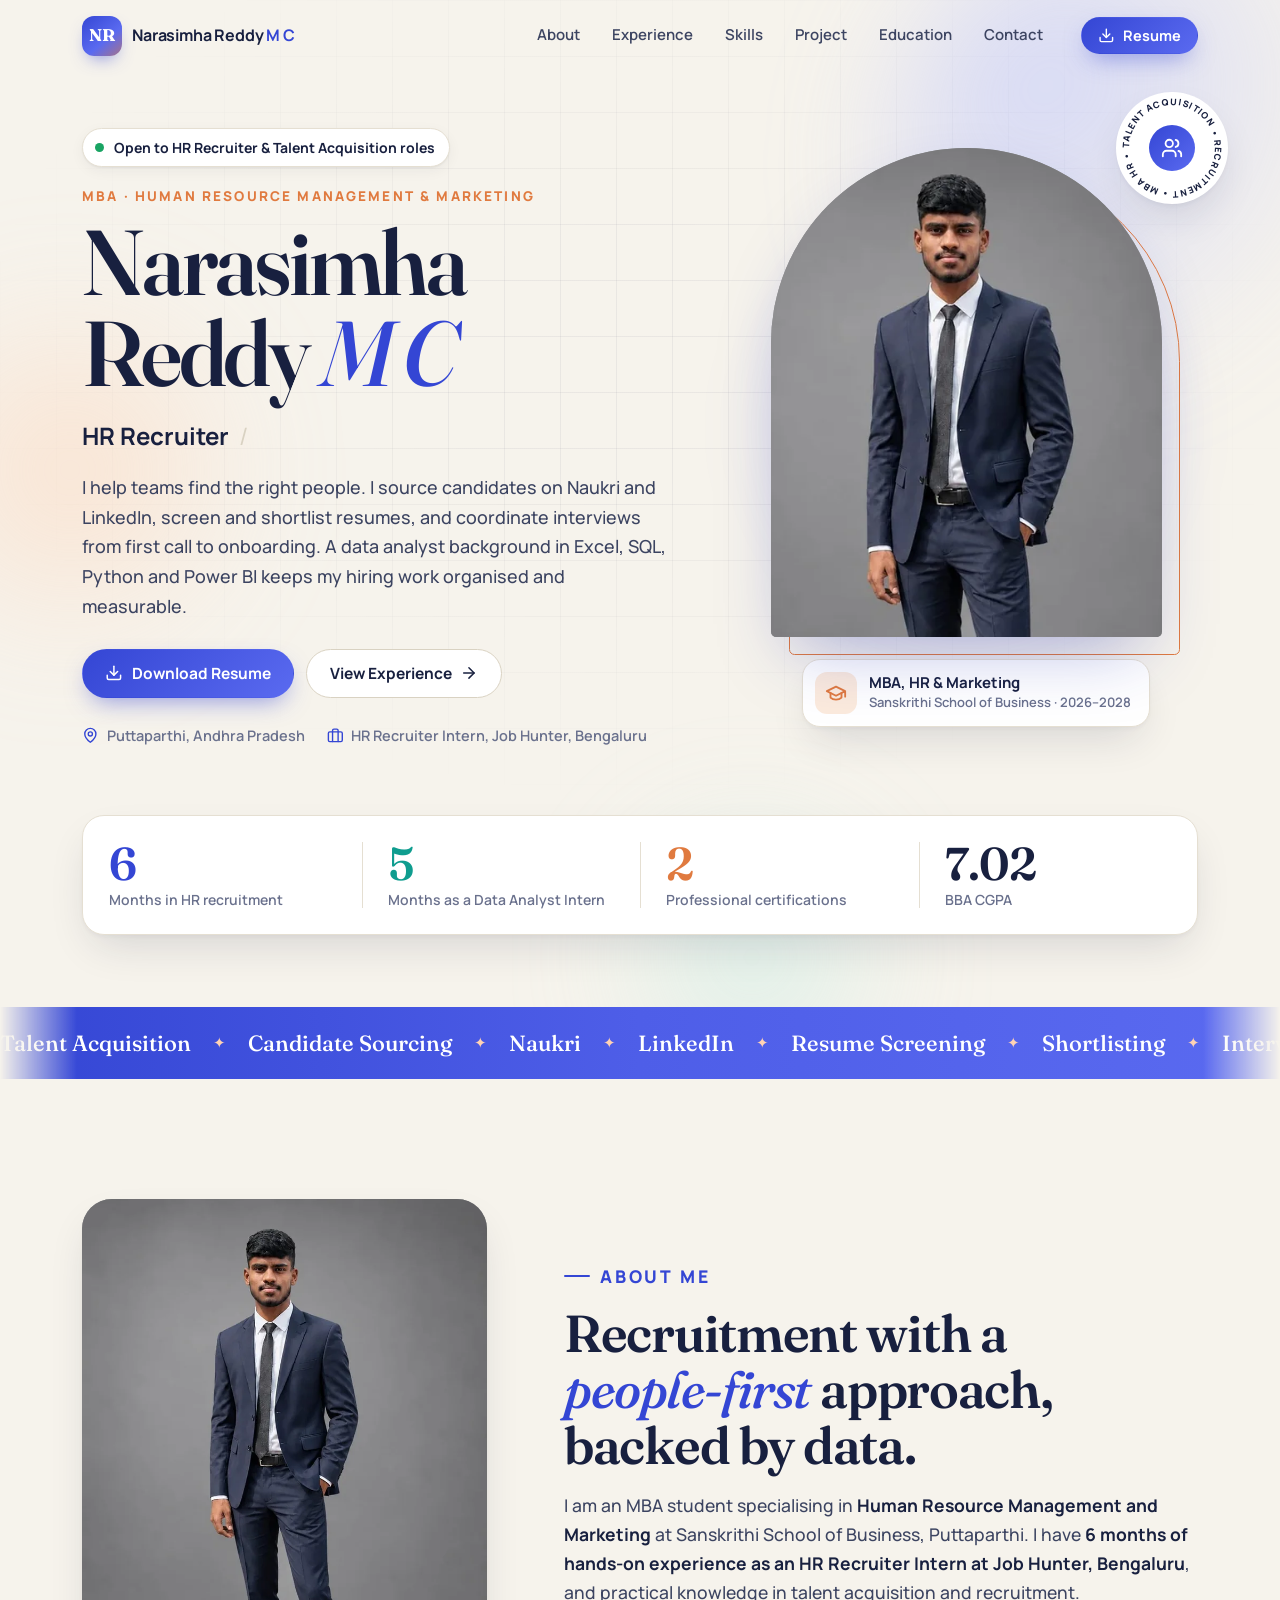
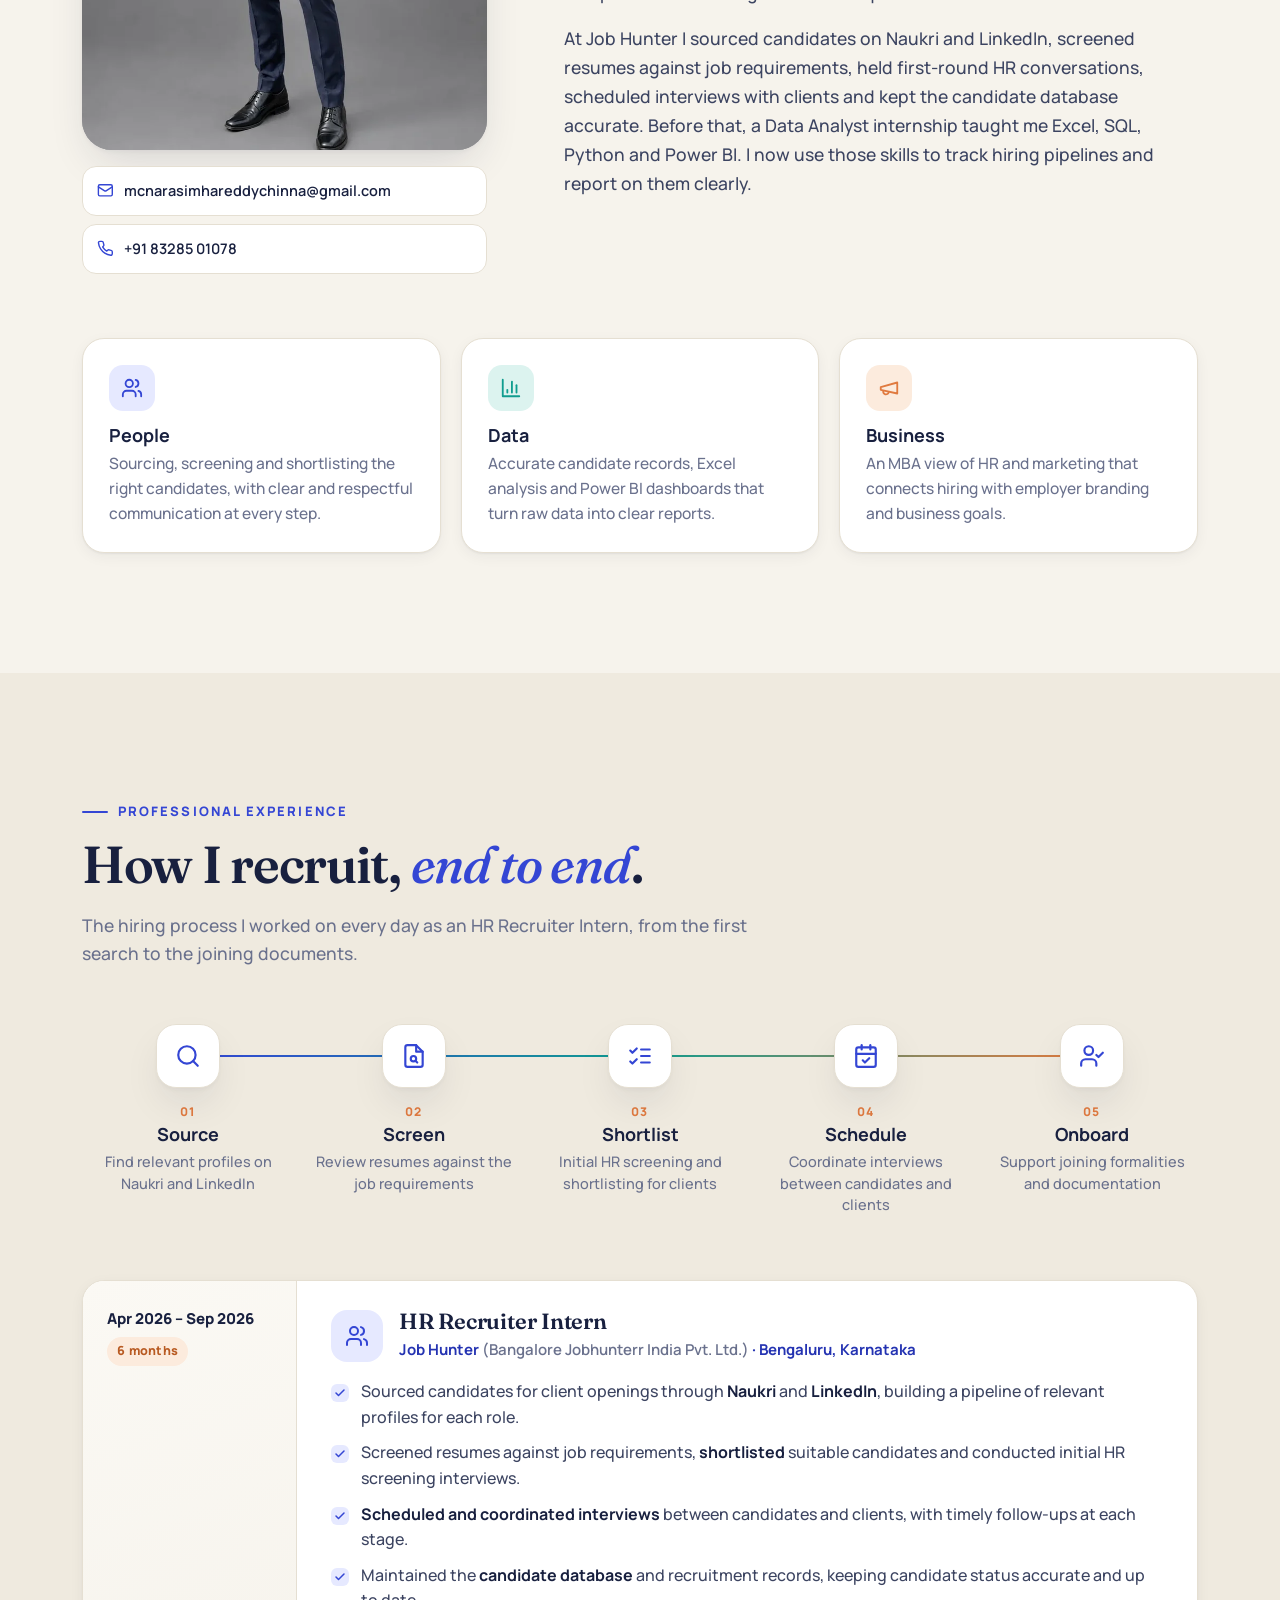
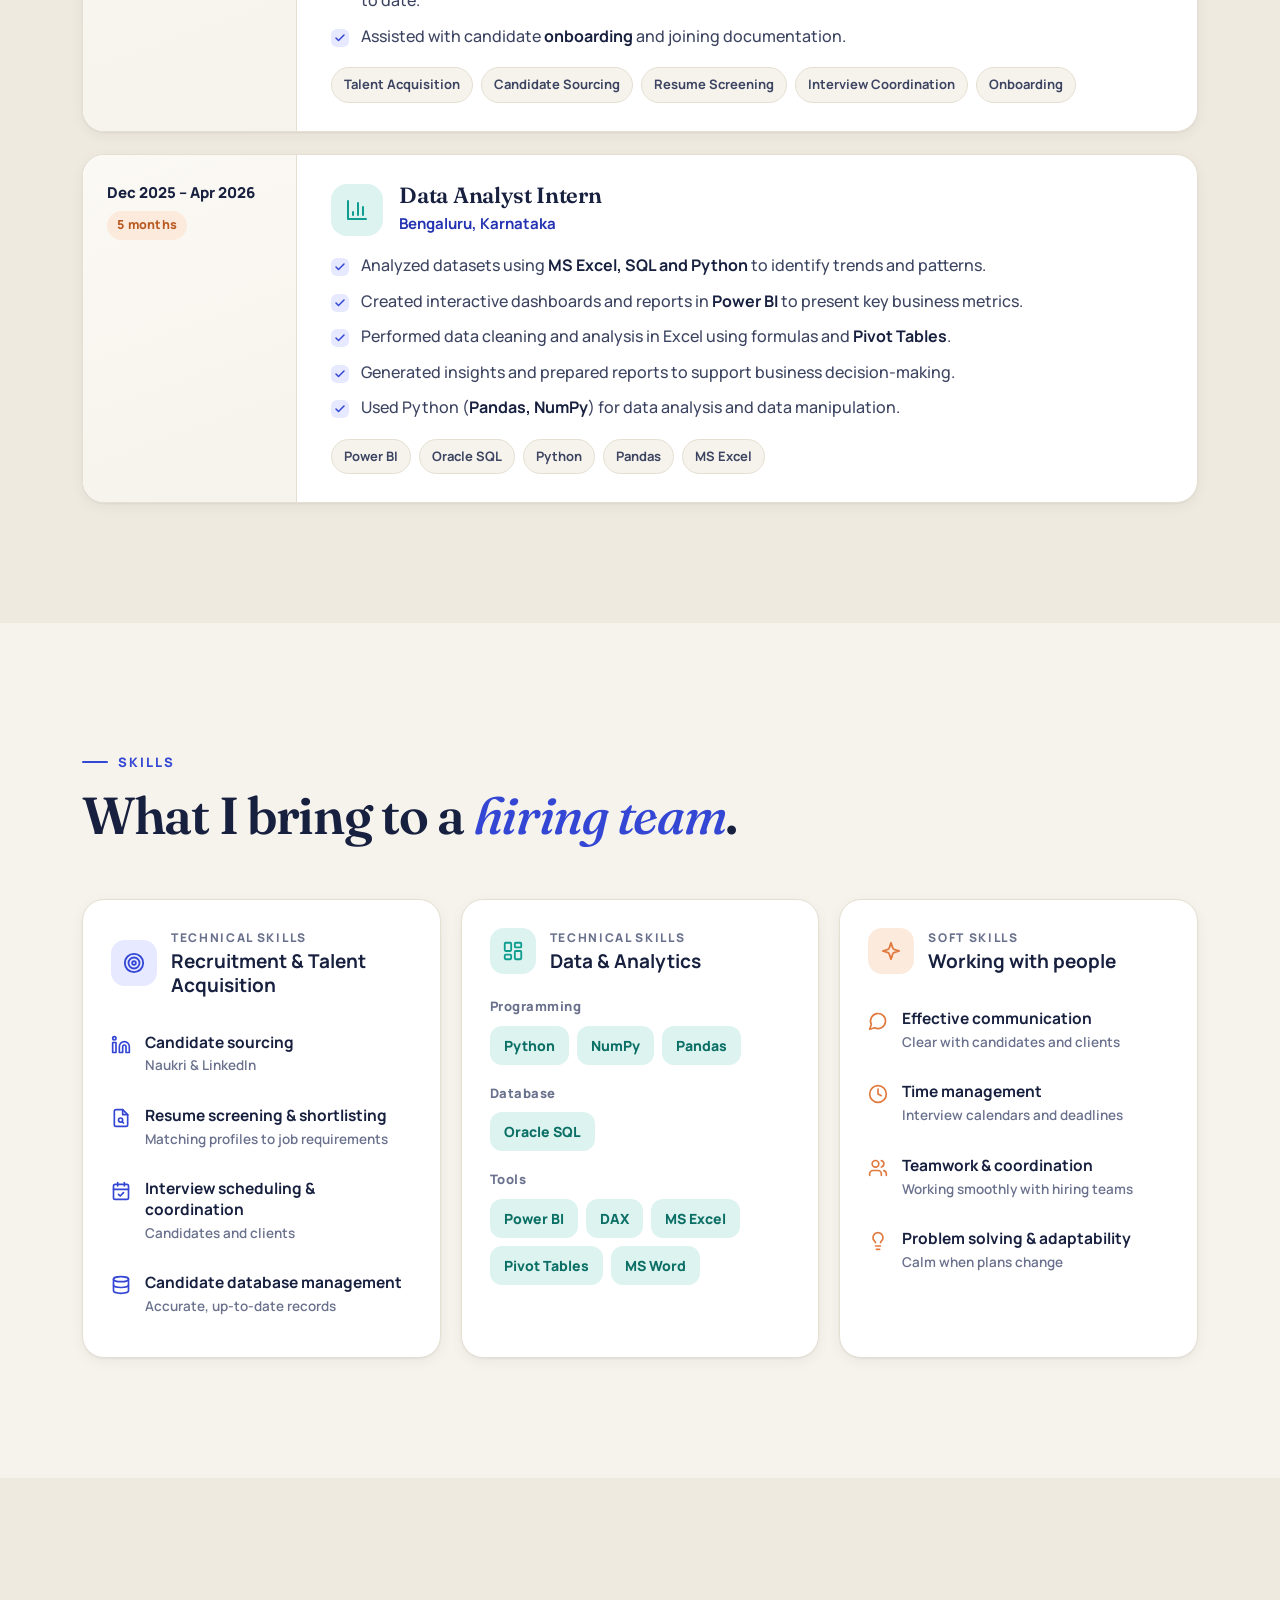
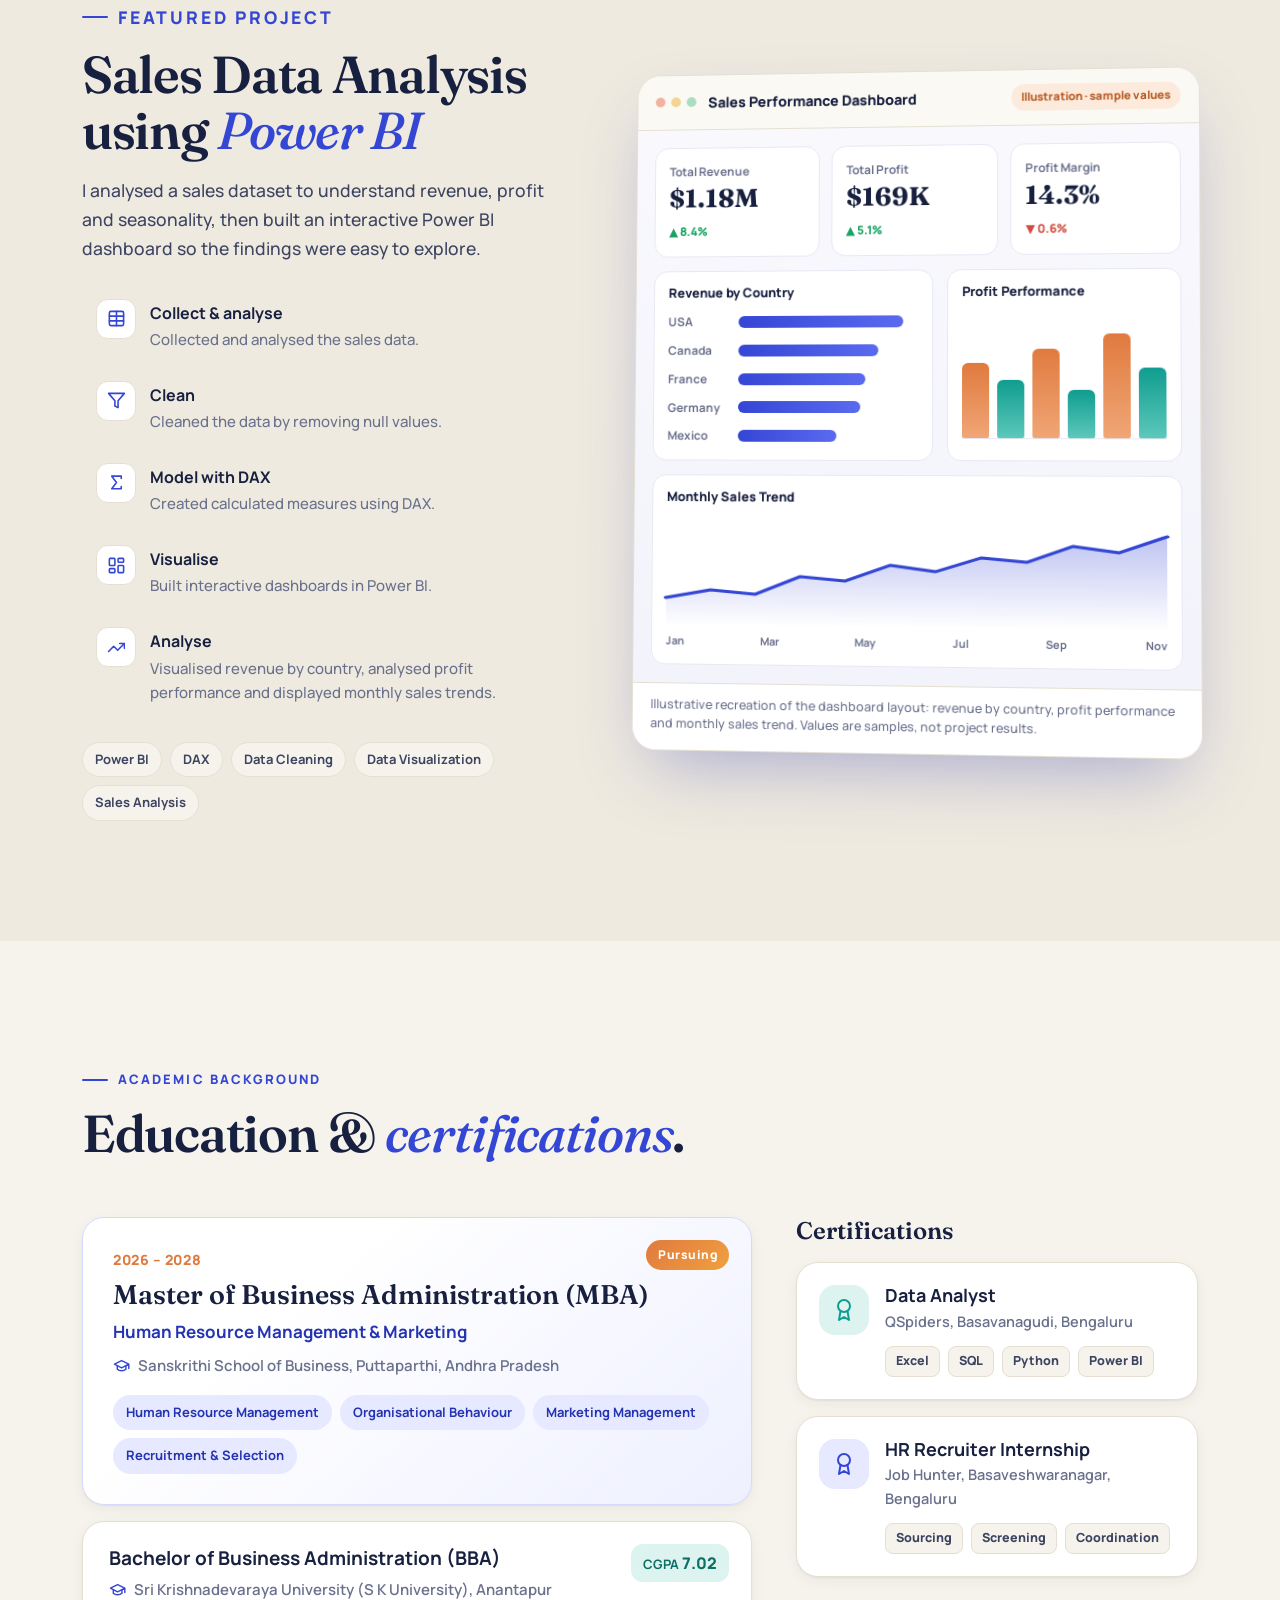
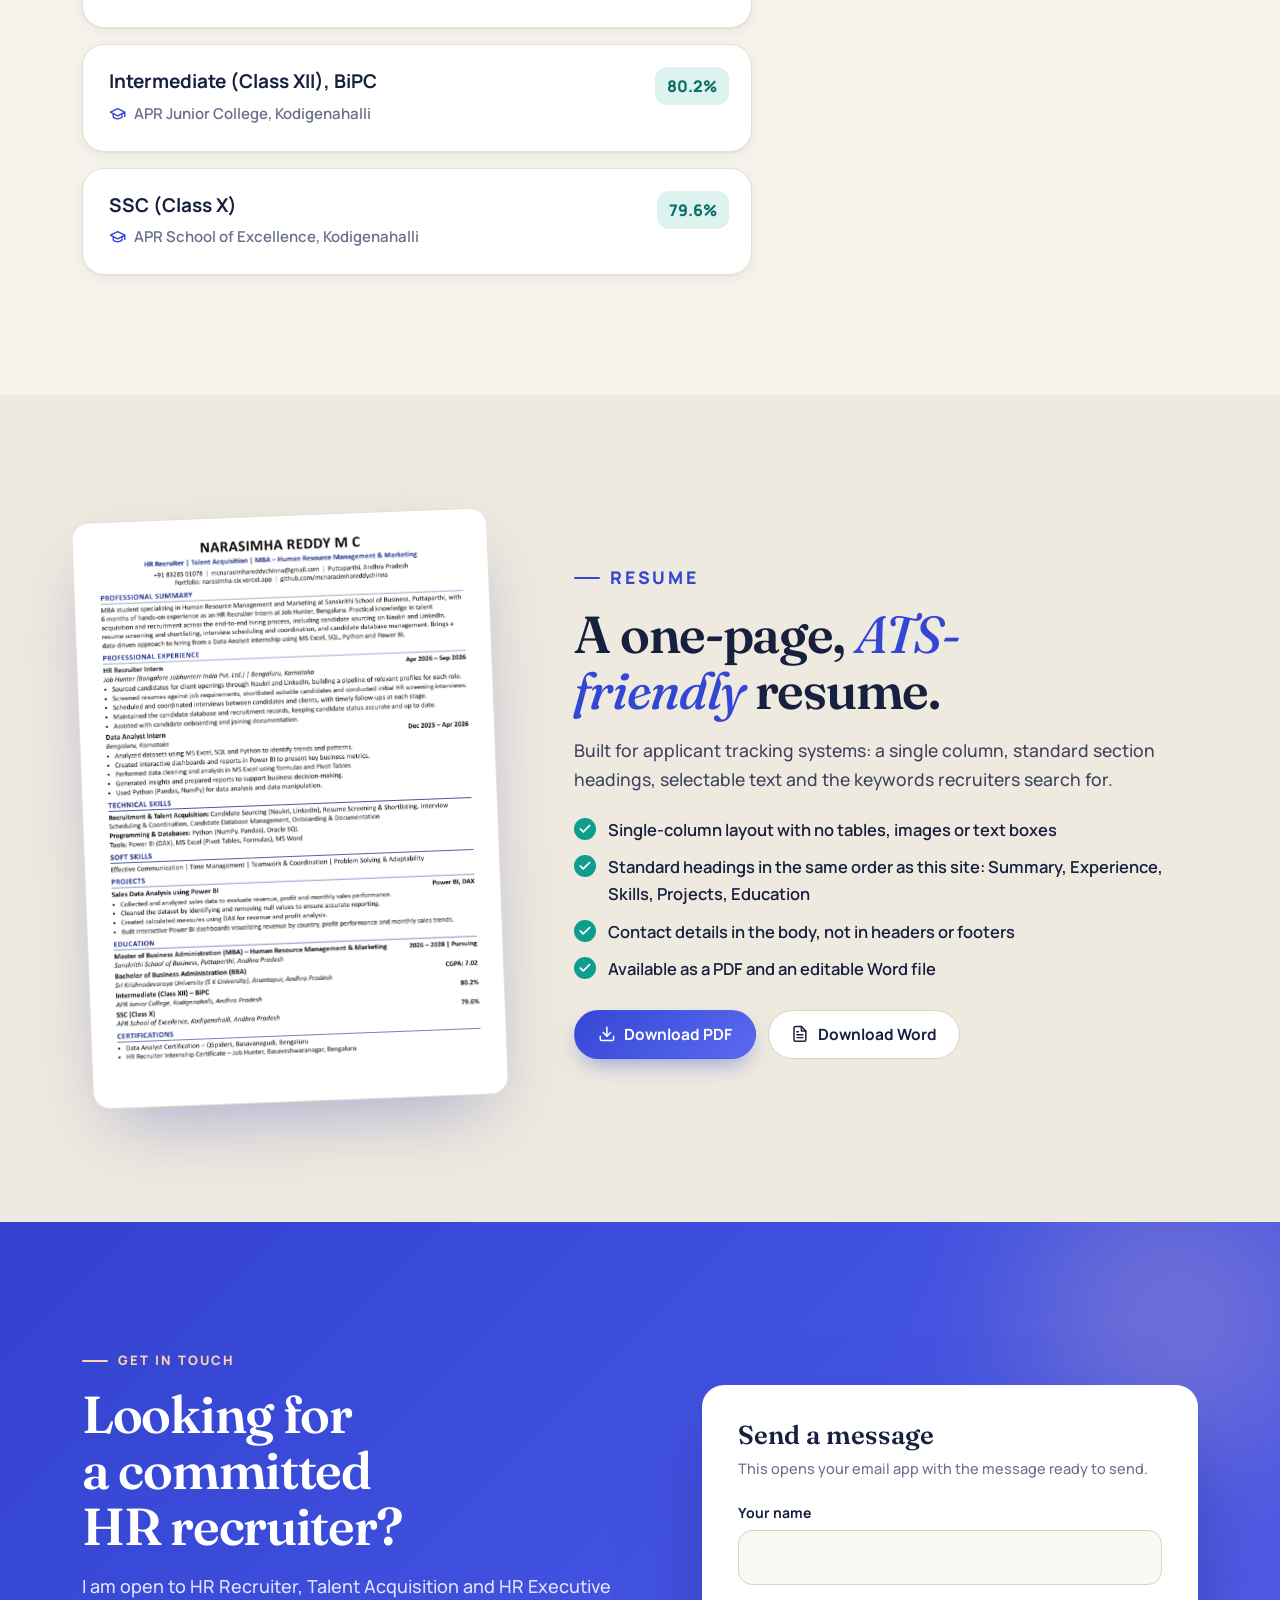
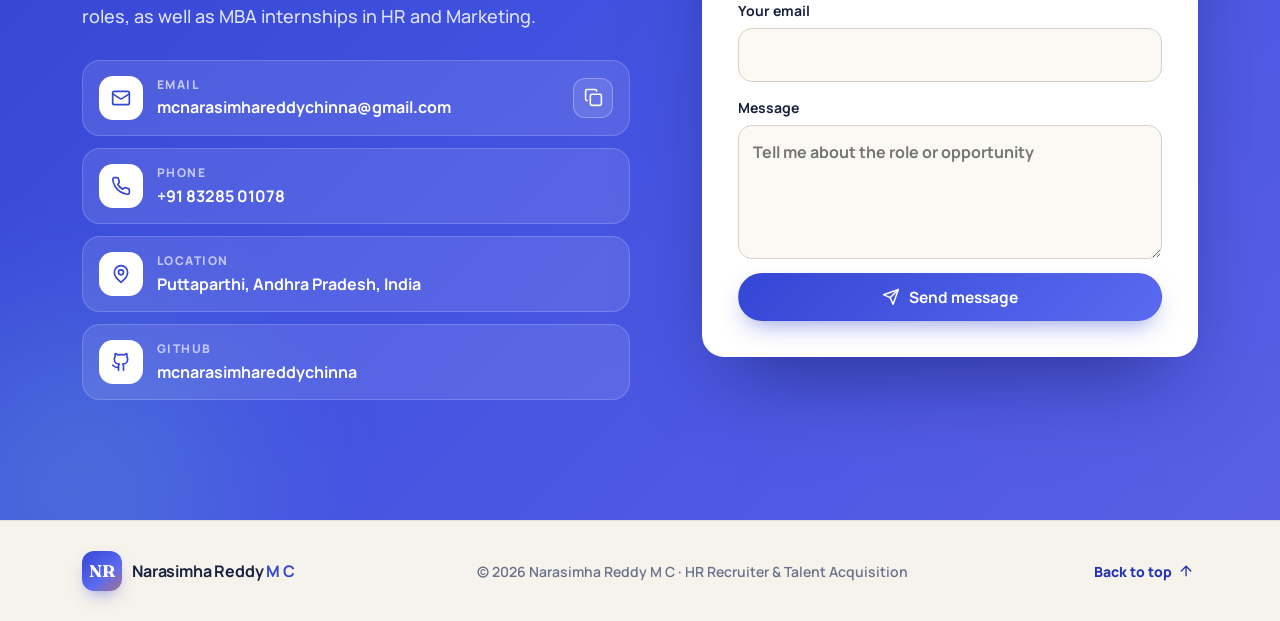
<file: index.html>
<!doctype html>
<html lang="en" class="no-js">
<head>
<meta charset="utf-8">
<meta name="viewport" content="width=device-width, initial-scale=1, viewport-fit=cover">
<title>Narasimha Reddy M C | HR Recruiter &amp; Talent Acquisition | MBA (HR &amp; Marketing)</title>
<meta name="description" content="Portfolio of Narasimha Reddy M C, an MBA (Human Resource Management &amp; Marketing) student with 6 months of HR recruitment experience and practical knowledge in talent acquisition and recruitment, candidate sourcing, resume screening, interview coordination and Power BI.">
<meta name="keywords" content="Narasimha Reddy M C, HR Recruiter, Talent Acquisition, Recruitment, Candidate Sourcing, Resume Screening, Interview Scheduling, MBA HR, Marketing, Power BI, Data Analyst">
<meta name="author" content="Narasimha Reddy M C">
<meta name="theme-color" content="#3446D4">
<meta name="color-scheme" content="light">
<meta property="og:type" content="profile">
<meta property="og:title" content="Narasimha Reddy M C | HR Recruiter &amp; Talent Acquisition">
<meta property="og:description" content="MBA (HR &amp; Marketing) | 6 months in HR recruitment | Candidate sourcing, screening, interview coordination | Data skills in Excel, SQL, Python and Power BI.">
<meta property="og:url" content="https://narasimha-six.vercel.app/">
<meta property="og:site_name" content="Narasimha Reddy M C">
<meta property="og:image" content="https://narasimha-six.vercel.app/assets/img/og-image.jpg">
<meta property="og:image:alt" content="Narasimha Reddy M C, HR Recruiter and Talent Acquisition, MBA HR and Marketing">
<meta property="og:image:width" content="1200">
<meta property="og:image:height" content="630">
<meta name="twitter:card" content="summary_large_image">
<meta name="twitter:image" content="https://narasimha-six.vercel.app/assets/img/og-image.jpg">
<link rel="canonical" href="https://narasimha-six.vercel.app/">
<link rel="manifest" href="manifest.webmanifest">
<meta name="mobile-web-app-capable" content="yes">
<meta name="apple-mobile-web-app-capable" content="yes">
<meta name="apple-mobile-web-app-title" content="Narasimha">
<meta name="apple-mobile-web-app-status-bar-style" content="default">
<meta name="application-name" content="Narasimha">
<link rel="icon" href="assets/img/favicon.svg" type="image/svg+xml">
<link rel="icon" href="assets/img/icons/favicon-32.png" type="image/png" sizes="32x32">
<link rel="apple-touch-icon" href="assets/img/apple-touch-icon.png">
<link rel="preconnect" href="https://fonts.googleapis.com">
<link rel="preconnect" href="https://fonts.gstatic.com" crossorigin>
<link rel="stylesheet" href="https://fonts.googleapis.com/css2?family=Fraunces:opsz,wght@9..144,500;9..144,600;9..144,700&family=Manrope:wght@400;500;600;700;800&display=swap">
<link rel="preload" as="image" imagesrcset="assets/img/narasimha-portrait-480.webp 480w, assets/img/narasimha-portrait.webp 760w" imagesizes="(max-width: 520px) 260px, (max-width: 960px) 320px, 420px" fetchpriority="high">
<link rel="stylesheet" href="assets/css/styles.css?v=3">
<script>document.documentElement.classList.remove("no-js")</script>
<script type="application/ld+json">
{
  "@context": "https://schema.org",
  "@type": "Person",
  "name": "Narasimha Reddy M C",
  "jobTitle": "HR Recruiter",
  "description": "MBA (Human Resource Management & Marketing) student with practical knowledge in talent acquisition and recruitment.",
  "email": "mailto:mcnarasimhareddychinna@gmail.com",
  "telephone": "+91-8328501078",
  "address": {"@type": "PostalAddress", "addressLocality": "Puttaparthi", "addressRegion": "Andhra Pradesh", "addressCountry": "IN"},
  "alumniOf": [
    {"@type": "CollegeOrUniversity", "name": "Sanskrithi School of Business, Puttaparthi"},
    {"@type": "CollegeOrUniversity", "name": "Sri Krishnadevaraya University, Anantapur"}
  ],
  "knowsAbout": ["Talent Acquisition", "Recruitment", "Candidate Sourcing", "Resume Screening", "Interview Scheduling", "Candidate Database Management", "Power BI", "SQL", "Python", "MS Excel"],
  "url": "https://narasimha-six.vercel.app/",
  "sameAs": ["https://github.com/mcnarasimhareddychinna"]
}
</script>
</head>
<body>
<a class="skip" href="#main">Skip to content</a>
<div class="progress" aria-hidden="true"><span></span></div>

<!-- Icon sprite (Lucide, ISC licence) -->
<svg width="0" height="0" style="position:absolute" aria-hidden="true">
  <defs>
    <symbol id="i-mail" viewBox="0 0 24 24"><rect width="20" height="16" x="2" y="4" rx="2"/><path d="m22 7-8.97 5.7a1.94 1.94 0 0 1-2.06 0L2 7"/></symbol>
    <symbol id="i-phone" viewBox="0 0 24 24"><path d="M22 16.92v3a2 2 0 0 1-2.18 2 19.79 19.79 0 0 1-8.63-3.07 19.5 19.5 0 0 1-6-6 19.79 19.79 0 0 1-3.07-8.67A2 2 0 0 1 4.11 2h3a2 2 0 0 1 2 1.72 12.84 12.84 0 0 0 .7 2.81 2 2 0 0 1-.45 2.11L8.09 9.91a16 16 0 0 0 6 6l1.27-1.27a2 2 0 0 1 2.11-.45 12.84 12.84 0 0 0 2.81.7A2 2 0 0 1 22 16.92z"/></symbol>
    <symbol id="i-pin" viewBox="0 0 24 24"><path d="M20 10c0 6-8 12-8 12s-8-6-8-12a8 8 0 0 1 16 0Z"/><circle cx="12" cy="10" r="3"/></symbol>
    <symbol id="i-github" viewBox="0 0 24 24"><path d="M15 22v-4a4.8 4.8 0 0 0-1-3.5c3 0 6-2 6-5.5.08-1.25-.27-2.48-1-3.5.28-1.15.28-2.35 0-3.5 0 0-1 0-3 1.5-2.64-.5-5.36-.5-8 0C6 2 5 2 5 2c-.3 1.15-.3 2.35 0 3.5A5.403 5.403 0 0 0 4 9c0 3.5 3 5.5 6 5.5-.39.49-.68 1.05-.85 1.65-.17.6-.22 1.23-.15 1.85v4"/><path d="M9 18c-4.51 2-5-2-7-2"/></symbol>
    <symbol id="i-download" viewBox="0 0 24 24"><path d="M21 15v4a2 2 0 0 1-2 2H5a2 2 0 0 1-2-2v-4"/><path d="m7 10 5 5 5-5"/><path d="M12 15V3"/></symbol>
    <symbol id="i-arrow" viewBox="0 0 24 24"><path d="M5 12h14"/><path d="m12 5 7 7-7 7"/></symbol>
    <symbol id="i-arrow-up-right" viewBox="0 0 24 24"><path d="M7 7h10v10"/><path d="M7 17 17 7"/></symbol>
    <symbol id="i-search" viewBox="0 0 24 24"><circle cx="11" cy="11" r="8"/><path d="m21 21-4.3-4.3"/></symbol>
    <symbol id="i-file-search" viewBox="0 0 24 24"><path d="M14 2H6a2 2 0 0 0-2 2v16a2 2 0 0 0 2 2h12a2 2 0 0 0 2-2V8z"/><path d="M14 2v6h6"/><circle cx="11.5" cy="14.5" r="2.5"/><path d="M13.3 16.3 15 18"/></symbol>
    <symbol id="i-list-checks" viewBox="0 0 24 24"><path d="m3 17 2 2 4-4"/><path d="m3 7 2 2 4-4"/><path d="M13 6h8"/><path d="M13 12h8"/><path d="M13 18h8"/></symbol>
    <symbol id="i-calendar" viewBox="0 0 24 24"><rect width="18" height="18" x="3" y="4" rx="2"/><path d="M16 2v4"/><path d="M8 2v4"/><path d="M3 10h18"/><path d="m9 16 2 2 4-4"/></symbol>
    <symbol id="i-user-check" viewBox="0 0 24 24"><path d="M16 21v-2a4 4 0 0 0-4-4H6a4 4 0 0 0-4 4v2"/><circle cx="9" cy="7" r="4"/><path d="m16 11 2 2 4-4"/></symbol>
    <symbol id="i-database" viewBox="0 0 24 24"><ellipse cx="12" cy="5" rx="9" ry="3"/><path d="M3 5v14a9 3 0 0 0 18 0V5"/><path d="M3 12a9 3 0 0 0 18 0"/></symbol>
    <symbol id="i-chart" viewBox="0 0 24 24"><path d="M3 3v18h18"/><path d="M18 17V9"/><path d="M13 17V5"/><path d="M8 17v-3"/></symbol>
    <symbol id="i-award" viewBox="0 0 24 24"><circle cx="12" cy="8" r="6"/><path d="M15.477 12.89 17 22l-5-3-5 3 1.523-9.11"/></symbol>
    <symbol id="i-cap" viewBox="0 0 24 24"><path d="M22 10v6M2 10l10-5 10 5-10 5z"/><path d="M6 12v5c3 3 9 3 12 0v-5"/></symbol>
    <symbol id="i-briefcase" viewBox="0 0 24 24"><rect width="20" height="14" x="2" y="7" rx="2"/><path d="M16 21V5a2 2 0 0 0-2-2h-4a2 2 0 0 0-2 2v16"/></symbol>
    <symbol id="i-users" viewBox="0 0 24 24"><path d="M16 21v-2a4 4 0 0 0-4-4H6a4 4 0 0 0-4 4v2"/><circle cx="9" cy="7" r="4"/><path d="M22 21v-2a4 4 0 0 0-3-3.87"/><path d="M16 3.13a4 4 0 0 1 0 7.75"/></symbol>
    <symbol id="i-message" viewBox="0 0 24 24"><path d="M7.9 20A9 9 0 1 0 4 16.1L2 22Z"/></symbol>
    <symbol id="i-clock" viewBox="0 0 24 24"><circle cx="12" cy="12" r="10"/><path d="M12 6v6l4 2"/></symbol>
    <symbol id="i-bulb" viewBox="0 0 24 24"><path d="M15 14c.2-1 .7-1.7 1.5-2.5 1-.9 1.5-2.2 1.5-3.5A6 6 0 0 0 6 8c0 1 .2 2.2 1.5 3.5.7.7 1.3 1.5 1.5 2.5"/><path d="M9 18h6"/><path d="M10 22h4"/></symbol>
    <symbol id="i-check" viewBox="0 0 24 24"><path d="M20 6 9 17l-5-5"/></symbol>
    <symbol id="i-copy" viewBox="0 0 24 24"><rect width="14" height="14" x="8" y="8" rx="2"/><path d="M4 16c-1.1 0-2-.9-2-2V4c0-1.1.9-2 2-2h10c1.1 0 2 .9 2 2"/></symbol>
    <symbol id="i-menu" viewBox="0 0 24 24"><path d="M4 7h16"/><path d="M4 12h16"/><path d="M4 17h16"/></symbol>
    <symbol id="i-x" viewBox="0 0 24 24"><path d="M18 6 6 18"/><path d="m6 6 12 12"/></symbol>
    <symbol id="i-file" viewBox="0 0 24 24"><path d="M14 2H6a2 2 0 0 0-2 2v16a2 2 0 0 0 2 2h12a2 2 0 0 0 2-2V8z"/><path d="M14 2v6h6"/><path d="M16 13H8"/><path d="M16 17H8"/><path d="M10 9H8"/></symbol>
    <symbol id="i-sparkles" viewBox="0 0 24 24"><path d="m12 3-1.9 5.8a2 2 0 0 1-1.3 1.3L3 12l5.8 1.9a2 2 0 0 1 1.3 1.3L12 21l1.9-5.8a2 2 0 0 1 1.3-1.3L21 12l-5.8-1.9a2 2 0 0 1-1.3-1.3Z"/></symbol>
    <symbol id="i-target" viewBox="0 0 24 24"><circle cx="12" cy="12" r="10"/><circle cx="12" cy="12" r="6"/><circle cx="12" cy="12" r="2"/></symbol>
    <symbol id="i-trend" viewBox="0 0 24 24"><path d="m22 7-8.5 8.5-5-5L2 17"/><path d="M16 7h6v6"/></symbol>
    <symbol id="i-filter" viewBox="0 0 24 24"><path d="M22 3H2l8 9.46V19l4 2v-8.54L22 3z"/></symbol>
    <symbol id="i-sigma" viewBox="0 0 24 24"><path d="M18 7V4H6l6 8-6 8h12v-3"/></symbol>
    <symbol id="i-dashboard" viewBox="0 0 24 24"><rect width="7" height="9" x="3" y="3" rx="1"/><rect width="7" height="5" x="14" y="3" rx="1"/><rect width="7" height="9" x="14" y="12" rx="1"/><rect width="7" height="5" x="3" y="16" rx="1"/></symbol>
    <symbol id="i-globe" viewBox="0 0 24 24"><circle cx="12" cy="12" r="10"/><path d="M12 2a14.5 14.5 0 0 0 0 20 14.5 14.5 0 0 0 0-20"/><path d="M2 12h20"/></symbol>
    <symbol id="i-megaphone" viewBox="0 0 24 24"><path d="m3 11 18-5v12L3 14v-3z"/><path d="M11.6 16.8a3 3 0 1 1-5.8-1.6"/></symbol>
    <symbol id="i-send" viewBox="0 0 24 24"><path d="m22 2-7 20-4-9-9-4Z"/><path d="M22 2 11 13"/></symbol>
    <symbol id="i-linkedin" viewBox="0 0 24 24"><path d="M16 8a6 6 0 0 1 6 6v7h-4v-7a2 2 0 0 0-2-2 2 2 0 0 0-2 2v7h-4v-7a6 6 0 0 1 6-6z"/><rect width="4" height="12" x="2" y="9"/><circle cx="4" cy="4" r="2"/></symbol>
    <symbol id="i-code" viewBox="0 0 24 24"><path d="m16 18 6-6-6-6"/><path d="m8 6-6 6 6 6"/></symbol>
    <symbol id="i-app" viewBox="0 0 24 24"><rect width="14" height="20" x="5" y="2" rx="2"/><path d="M12 18h.01"/><path d="m9 9 3 3 3-3"/><path d="M12 5v7"/></symbol>
    <symbol id="i-share-ios" viewBox="0 0 24 24"><path d="M4 12v8a2 2 0 0 0 2 2h12a2 2 0 0 0 2-2v-8"/><path d="m16 6-4-4-4 4"/><path d="M12 2v13"/></symbol>
    <symbol id="i-plus-square" viewBox="0 0 24 24"><rect width="18" height="18" x="3" y="3" rx="2"/><path d="M8 12h8"/><path d="M12 8v8"/></symbol>
    <symbol id="i-table" viewBox="0 0 24 24"><rect width="18" height="18" x="3" y="3" rx="2"/><path d="M3 9h18"/><path d="M3 15h18"/><path d="M12 3v18"/></symbol>
  </defs>
</svg>

<header class="nav" id="top">
  <div class="container nav-inner">
    <a class="brand" href="#home" aria-label="Narasimha Reddy M C, home">
      <span class="brand-mark" aria-hidden="true">NR</span>
      <span class="brand-text">Narasimha Reddy <b>M C</b></span>
    </a>
    <nav class="nav-links" aria-label="Main">
      <a href="#about">About</a>
      <a href="#experience">Experience</a>
      <a href="#skills">Skills</a>
      <a href="#project">Project</a>
      <a href="#education">Education</a>
      <a href="#contact">Contact</a>
    </nav>
    <button class="btn btn-ghost btn-sm nav-install" type="button" data-install hidden>
      <svg class="i"><use href="#i-app"/></svg><span>Install app</span>
    </button>
    <a class="btn btn-primary btn-sm nav-cta" href="assets/files/Narasimha_Reddy_MC_Resume.pdf" download>
      <svg class="i"><use href="#i-download"/></svg><span>Resume</span>
    </a>
    <button class="menu-btn" type="button" aria-expanded="false" aria-controls="mobile-menu" aria-label="Open menu">
      <svg class="i i-open"><use href="#i-menu"/></svg><svg class="i i-close"><use href="#i-x"/></svg>
    </button>
  </div>
  <div class="mobile-menu" id="mobile-menu" hidden>
    <a href="#about">About</a>
    <a href="#experience">Experience</a>
    <a href="#skills">Skills</a>
    <a href="#project">Project</a>
    <a href="#education">Education</a>
    <a href="#resume">Resume</a>
    <a href="#contact">Contact</a>
    <button class="menu-install" type="button" data-install hidden><svg class="i"><use href="#i-app"/></svg>Install app</button>
  </div>
</header>

<main id="main">
  <!-- ============================== HERO -->
  <section class="hero" id="home">
    <div class="hero-bg" aria-hidden="true">
      <span class="blob b1"></span><span class="blob b2"></span><span class="blob b3"></span>
      <span class="grid-lines"></span>
    </div>
    <div class="container hero-grid">
      <div class="hero-copy">
        <p class="status" data-reveal><span class="pulse" aria-hidden="true"></span>Open to HR Recruiter &amp; Talent Acquisition roles</p>
        <p class="eyebrow" data-reveal style="--d:.05s">MBA · Human Resource Management &amp; Marketing</p>
        <h1 class="hero-title" data-reveal style="--d:.1s">
          <span>Narasimha</span>
          <span>Reddy <em>M&nbsp;C</em></span>
        </h1>
        <p class="hero-role" data-reveal style="--d:.18s">
          HR Recruiter <span class="sep" aria-hidden="true">/</span>
          <span class="rotator" aria-live="polite"><span class="rotator-word">Talent Acquisition</span></span>
        </p>
        <p class="hero-lead" data-reveal style="--d:.24s">
          I help teams find the right people. I source candidates on Naukri and LinkedIn, screen and shortlist resumes, and coordinate interviews from first call to onboarding. A data analyst background in Excel, SQL, Python and Power BI keeps my hiring work organised and measurable.
        </p>
        <div class="hero-actions" data-reveal style="--d:.3s">
          <a class="btn btn-primary" href="assets/files/Narasimha_Reddy_MC_Resume.pdf" download>
            <svg class="i"><use href="#i-download"/></svg>Download Resume
          </a>
          <a class="btn btn-ghost" href="#experience">View Experience<svg class="i"><use href="#i-arrow"/></svg></a>
        </div>
        <ul class="hero-meta" data-reveal style="--d:.36s">
          <li><svg class="i"><use href="#i-pin"/></svg>Puttaparthi, Andhra Pradesh</li>
          <li><svg class="i"><use href="#i-briefcase"/></svg>HR Recruiter Intern, Job Hunter, Bengaluru</li>
        </ul>
      </div>

      <div class="hero-visual" data-reveal style="--d:.15s">
        <div class="portrait-wrap">
          <span class="arch-outline" aria-hidden="true"></span>
          <span class="arch-glow" aria-hidden="true"></span>
          <figure class="portrait">
            <img src="assets/img/narasimha-portrait.webp" srcset="assets/img/narasimha-portrait-480.webp 480w, assets/img/narasimha-portrait.webp 760w" sizes="(max-width: 520px) 260px, (max-width: 960px) 320px, 420px" width="760" height="950" alt="Narasimha Reddy M C in a navy suit and tie" fetchpriority="high">
          </figure>
          <div class="seal" aria-hidden="true">
            <svg viewBox="0 0 120 120" class="seal-text">
              <defs><path id="seal-circle" d="M60,60 m-46,0 a46,46 0 1,1 92,0 a46,46 0 1,1 -92,0"/></defs>
              <text><textPath href="#seal-circle" textLength="286" lengthAdjust="spacing">TALENT ACQUISITION • RECRUITMENT • MBA HR •</textPath></text>
            </svg>
            <span class="seal-core"><svg class="i"><use href="#i-users"/></svg></span>
          </div>
        </div>
        <div class="portrait-caption">
          <span class="cap-icon"><svg class="i"><use href="#i-cap"/></svg></span>
          <span><b>MBA, HR &amp; Marketing</b><small>Sanskrithi School of Business · 2026–2028</small></span>
        </div>
      </div>
    </div>

    <div class="container">
      <dl class="stats" data-reveal>
        <div class="stat"><dt>Months in HR recruitment</dt><dd><span data-count="6">6</span></dd></div>
        <div class="stat"><dt>Months as a Data Analyst Intern</dt><dd><span data-count="5">5</span></dd></div>
        <div class="stat"><dt>Professional certifications</dt><dd><span data-count="2">2</span></dd></div>
        <div class="stat"><dt>BBA CGPA</dt><dd><span data-count="7.02" data-decimals="2">7.02</span></dd></div>
      </dl>
    </div>
  </section>

  <!-- ============================== MARQUEE -->
  <div class="marquee" aria-label="Key skills">
    <div class="marquee-track">
      <ul>
        <li>Talent Acquisition</li><li>Candidate Sourcing</li><li>Naukri</li><li>LinkedIn</li><li>Resume Screening</li><li>Shortlisting</li><li>Interview Coordination</li><li>Onboarding</li><li>Candidate Database</li><li>Power BI</li><li>Oracle SQL</li><li>Python</li><li>MS Excel</li>
      </ul>
      <ul aria-hidden="true">
        <li>Talent Acquisition</li><li>Candidate Sourcing</li><li>Naukri</li><li>LinkedIn</li><li>Resume Screening</li><li>Shortlisting</li><li>Interview Coordination</li><li>Onboarding</li><li>Candidate Database</li><li>Power BI</li><li>Oracle SQL</li><li>Python</li><li>MS Excel</li>
      </ul>
    </div>
  </div>

  <!-- ============================== ABOUT -->
  <section class="section" id="about">
    <div class="container about-grid">
      <div class="about-photo" data-reveal>
        <figure>
          <img src="assets/img/narasimha-full.webp" width="760" height="1033" loading="lazy" decoding="async" alt="Full-length portrait of Narasimha Reddy M C">
        </figure>
        <ul class="about-contact">
          <li><svg class="i"><use href="#i-mail"/></svg><a href="mailto:mcnarasimhareddychinna@gmail.com">mcnarasimhareddychinna@<wbr>gmail.com</a></li>
          <li><svg class="i"><use href="#i-phone"/></svg><a href="tel:+918328501078">+91 83285 01078</a></li>
        </ul>
      </div>
      <div class="about-copy">
        <p class="kicker" data-reveal>About me</p>
        <h2 class="section-title" data-reveal style="--d:.05s">Recruitment with a <em>people-first</em> approach, backed by data.</h2>
        <p data-reveal style="--d:.1s">
          I am an MBA student specialising in <strong>Human Resource Management and Marketing</strong> at Sanskrithi School of Business, Puttaparthi. I have <strong>6 months of hands-on experience as an HR Recruiter Intern at Job Hunter, Bengaluru</strong>, and practical knowledge in talent acquisition and recruitment.
        </p>
        <p data-reveal style="--d:.14s">
          At Job Hunter I sourced candidates on Naukri and LinkedIn, screened resumes against job requirements, held first-round HR conversations, scheduled interviews with clients and kept the candidate database accurate. Before that, a Data Analyst internship taught me Excel, SQL, Python and Power BI. I now use those skills to track hiring pipelines and report on them clearly.
        </p>
      </div>
    </div>
    <div class="container">
      <div class="pillars">
        <article class="pillar" data-reveal>
            <span class="pillar-icon c-indigo"><svg class="i"><use href="#i-users"/></svg></span>
            <h3>People</h3>
            <p>Sourcing, screening and shortlisting the right candidates, with clear and respectful communication at every step.</p>
          </article>
          <article class="pillar" data-reveal style="--d:.08s">
            <span class="pillar-icon c-teal"><svg class="i"><use href="#i-chart"/></svg></span>
            <h3>Data</h3>
            <p>Accurate candidate records, Excel analysis and Power BI dashboards that turn raw data into clear reports.</p>
          </article>
          <article class="pillar" data-reveal style="--d:.16s">
            <span class="pillar-icon c-saffron"><svg class="i"><use href="#i-megaphone"/></svg></span>
            <h3>Business</h3>
            <p>An MBA view of HR and marketing that connects hiring with employer branding and business goals.</p>
          </article>
        </div>
    </div>
  </section>

  <!-- ============================== EXPERIENCE -->
  <section class="section section-tint" id="experience">
    <div class="container">
      <div class="section-head">
        <p class="kicker" data-reveal>Professional experience</p>
        <h2 class="section-title" data-reveal style="--d:.05s">How I recruit, <em>end to end</em>.</h2>
        <p class="section-sub" data-reveal style="--d:.1s">The hiring process I worked on every day as an HR Recruiter Intern, from the first search to the joining documents.</p>
      </div>

      <ol class="pipeline" data-reveal>
        <li style="--i:0">
          <span class="step-icon"><svg class="i"><use href="#i-search"/></svg></span>
          <span class="step-no">01</span>
          <h3>Source</h3>
          <p>Find relevant profiles on Naukri and LinkedIn</p>
        </li>
        <li style="--i:1">
          <span class="step-icon"><svg class="i"><use href="#i-file-search"/></svg></span>
          <span class="step-no">02</span>
          <h3>Screen</h3>
          <p>Review resumes against the job requirements</p>
        </li>
        <li style="--i:2">
          <span class="step-icon"><svg class="i"><use href="#i-list-checks"/></svg></span>
          <span class="step-no">03</span>
          <h3>Shortlist</h3>
          <p>Initial HR screening and shortlisting for clients</p>
        </li>
        <li style="--i:3">
          <span class="step-icon"><svg class="i"><use href="#i-calendar"/></svg></span>
          <span class="step-no">04</span>
          <h3>Schedule</h3>
          <p>Coordinate interviews between candidates and clients</p>
        </li>
        <li style="--i:4">
          <span class="step-icon"><svg class="i"><use href="#i-user-check"/></svg></span>
          <span class="step-no">05</span>
          <h3>Onboard</h3>
          <p>Support joining formalities and documentation</p>
        </li>
      </ol>

      <div class="timeline">
        <article class="job card" data-reveal>
          <div class="job-side">
            <span class="job-dates">Apr 2026 – Sep 2026</span>
            <span class="job-duration">6 months</span>
          </div>
          <div class="job-main">
            <div class="job-head">
              <span class="job-logo c-indigo"><svg class="i"><use href="#i-users"/></svg></span>
              <div>
                <h3>HR Recruiter Intern</h3>
                <p class="job-org">Job Hunter <span>(Bangalore Jobhunterr India Pvt. Ltd.)</span> · Bengaluru, Karnataka</p>
              </div>
            </div>
            <ul class="ticks">
              <li>Sourced candidates for client openings through <b>Naukri</b> and <b>LinkedIn</b>, building a pipeline of relevant profiles for each role.</li>
              <li>Screened resumes against job requirements, <b>shortlisted</b> suitable candidates and conducted initial HR screening interviews.</li>
              <li><b>Scheduled and coordinated interviews</b> between candidates and clients, with timely follow-ups at each stage.</li>
              <li>Maintained the <b>candidate database</b> and recruitment records, keeping candidate status accurate and up to date.</li>
              <li>Assisted with candidate <b>onboarding</b> and joining documentation.</li>
            </ul>
            <ul class="tags">
              <li>Talent Acquisition</li><li>Candidate Sourcing</li><li>Resume Screening</li><li>Interview Coordination</li><li>Onboarding</li>
            </ul>
          </div>
        </article>

        <article class="job card" data-reveal>
          <div class="job-side">
            <span class="job-dates">Dec 2025 – Apr 2026</span>
            <span class="job-duration">5 months</span>
          </div>
          <div class="job-main">
            <div class="job-head">
              <span class="job-logo c-teal"><svg class="i"><use href="#i-chart"/></svg></span>
              <div>
                <h3>Data Analyst Intern</h3>
                <p class="job-org">Bengaluru, Karnataka</p>
              </div>
            </div>
            <ul class="ticks">
              <li>Analyzed datasets using <b>MS Excel, SQL and Python</b> to identify trends and patterns.</li>
              <li>Created interactive dashboards and reports in <b>Power BI</b> to present key business metrics.</li>
              <li>Performed data cleaning and analysis in Excel using formulas and <b>Pivot Tables</b>.</li>
              <li>Generated insights and prepared reports to support business decision-making.</li>
              <li>Used Python (<b>Pandas, NumPy</b>) for data analysis and data manipulation.</li>
            </ul>
            <ul class="tags">
              <li>Power BI</li><li>Oracle SQL</li><li>Python</li><li>Pandas</li><li>MS Excel</li>
            </ul>
          </div>
        </article>
      </div>
    </div>
  </section>

  <!-- ============================== SKILLS -->
  <section class="section" id="skills">
    <div class="container">
      <div class="section-head">
        <p class="kicker" data-reveal>Skills</p>
        <h2 class="section-title" data-reveal style="--d:.05s">What I bring to a <em>hiring team</em>.</h2>
      </div>
      <div class="skills-grid">
        <article class="skill-card card spot" data-reveal>
          <header>
            <span class="pillar-icon c-indigo"><svg class="i"><use href="#i-target"/></svg></span>
            <div><p class="skill-type">Technical skills</p><h3>Recruitment &amp; Talent Acquisition</h3></div>
          </header>
          <ul class="skill-list">
            <li><svg class="i"><use href="#i-linkedin"/></svg><span><b>Candidate sourcing</b><small>Naukri &amp; LinkedIn</small></span></li>
            <li><svg class="i"><use href="#i-file-search"/></svg><span><b>Resume screening &amp; shortlisting</b><small>Matching profiles to job requirements</small></span></li>
            <li><svg class="i"><use href="#i-calendar"/></svg><span><b>Interview scheduling &amp; coordination</b><small>Candidates and clients</small></span></li>
            <li><svg class="i"><use href="#i-database"/></svg><span><b>Candidate database management</b><small>Accurate, up-to-date records</small></span></li>
          </ul>
        </article>

        <article class="skill-card card spot" data-reveal style="--d:.08s">
          <header>
            <span class="pillar-icon c-teal"><svg class="i"><use href="#i-dashboard"/></svg></span>
            <div><p class="skill-type">Technical skills</p><h3>Data &amp; Analytics</h3></div>
          </header>
          <div class="skill-rows">
            <div><span class="row-label">Programming</span><ul class="chips"><li>Python</li><li>NumPy</li><li>Pandas</li></ul></div>
            <div><span class="row-label">Database</span><ul class="chips"><li>Oracle SQL</li></ul></div>
            <div><span class="row-label">Tools</span><ul class="chips"><li>Power BI</li><li>DAX</li><li>MS Excel</li><li>Pivot Tables</li><li>MS Word</li></ul></div>
          </div>
        </article>

        <article class="skill-card card spot" data-reveal style="--d:.16s">
          <header>
            <span class="pillar-icon c-saffron"><svg class="i"><use href="#i-sparkles"/></svg></span>
            <div><p class="skill-type">Soft skills</p><h3>Working with people</h3></div>
          </header>
          <ul class="skill-list">
            <li><svg class="i"><use href="#i-message"/></svg><span><b>Effective communication</b><small>Clear with candidates and clients</small></span></li>
            <li><svg class="i"><use href="#i-clock"/></svg><span><b>Time management</b><small>Interview calendars and deadlines</small></span></li>
            <li><svg class="i"><use href="#i-users"/></svg><span><b>Teamwork &amp; coordination</b><small>Working smoothly with hiring teams</small></span></li>
            <li><svg class="i"><use href="#i-bulb"/></svg><span><b>Problem solving &amp; adaptability</b><small>Calm when plans change</small></span></li>
          </ul>
        </article>
      </div>
    </div>
  </section>

  <!-- ============================== PROJECT -->
  <section class="section section-tint" id="project">
    <div class="container project-grid">
      <div class="project-copy">
        <p class="kicker" data-reveal>Featured project</p>
        <h2 class="section-title" data-reveal style="--d:.05s">Sales Data Analysis using <em>Power&nbsp;BI</em></h2>
        <p data-reveal style="--d:.1s">I analysed a sales dataset to understand revenue, profit and seasonality, then built an interactive Power BI dashboard so the findings were easy to explore.</p>
        <ol class="steps" data-reveal style="--d:.14s">
          <li><span class="s-ico"><svg class="i"><use href="#i-table"/></svg></span><div><b>Collect &amp; analyse</b><p>Collected and analysed the sales data.</p></div></li>
          <li><span class="s-ico"><svg class="i"><use href="#i-filter"/></svg></span><div><b>Clean</b><p>Cleaned the data by removing null values.</p></div></li>
          <li><span class="s-ico"><svg class="i"><use href="#i-sigma"/></svg></span><div><b>Model with DAX</b><p>Created calculated measures using DAX.</p></div></li>
          <li><span class="s-ico"><svg class="i"><use href="#i-dashboard"/></svg></span><div><b>Visualise</b><p>Built interactive dashboards in Power BI.</p></div></li>
          <li><span class="s-ico"><svg class="i"><use href="#i-trend"/></svg></span><div><b>Analyse</b><p>Visualised revenue by country, analysed profit performance and displayed monthly sales trends.</p></div></li>
        </ol>
        <ul class="tags" data-reveal style="--d:.18s"><li>Power BI</li><li>DAX</li><li>Data Cleaning</li><li>Data Visualization</li><li>Sales Analysis</li></ul>
      </div>

      <figure class="dash" data-reveal style="--d:.1s" aria-label="Illustration of the Power BI sales dashboard layout">
        <div class="dash-bar">
          <span class="dots" aria-hidden="true"><i></i><i></i><i></i></span>
          <span class="dash-title">Sales Performance Dashboard</span>
          <span class="dash-badge">Illustration · sample values</span>
        </div>
        <div class="dash-body">
          <div class="kpis">
            <div class="kpi"><span>Total Revenue</span><b>$1.18M</b><i class="up">▲ 8.4%</i></div>
            <div class="kpi"><span>Total Profit</span><b>$169K</b><i class="up">▲ 5.1%</i></div>
            <div class="kpi"><span>Profit Margin</span><b>14.3%</b><i class="down">▼ 0.6%</i></div>
          </div>
          <div class="panel panel-country">
            <h4>Revenue by Country</h4>
            <ul class="hbars">
              <li><span>USA</span><i style="--w:92%"></i></li>
              <li><span>Canada</span><i style="--w:78%"></i></li>
              <li><span>France</span><i style="--w:71%"></i></li>
              <li><span>Germany</span><i style="--w:68%"></i></li>
              <li><span>Mexico</span><i style="--w:55%"></i></li>
            </ul>
          </div>
          <div class="panel panel-profit">
            <h4>Profit Performance</h4>
            <div class="vbars">
              <i style="--h:62%"></i><i style="--h:48%"></i><i style="--h:74%"></i><i style="--h:40%"></i><i style="--h:86%"></i><i style="--h:58%"></i>
            </div>
          </div>
          <div class="panel panel-trend">
            <h4>Monthly Sales Trend</h4>
            <svg viewBox="0 0 320 110" preserveAspectRatio="none" class="trend" aria-hidden="true">
              <defs>
                <linearGradient id="trendFill" x1="0" x2="0" y1="0" y2="1"><stop offset="0" stop-color="#3446D4" stop-opacity=".32"/><stop offset="1" stop-color="#3446D4" stop-opacity="0"/></linearGradient>
              </defs>
              <path class="trend-area" d="M0,82 L29,74 L58,78 L87,60 L116,64 L145,48 L174,54 L203,40 L232,44 L261,28 L290,34 L320,18 L320,110 L0,110 Z" fill="url(#trendFill)"/>
              <path class="trend-line" d="M0,82 L29,74 L58,78 L87,60 L116,64 L145,48 L174,54 L203,40 L232,44 L261,28 L290,34 L320,18" fill="none" stroke="#3446D4" stroke-width="3" stroke-linejoin="round" stroke-linecap="round" pathLength="1"/>
            </svg>
            <div class="months" aria-hidden="true"><span>Jan</span><span>Mar</span><span>May</span><span>Jul</span><span>Sep</span><span>Nov</span></div>
          </div>
        </div>
        <figcaption>Illustrative recreation of the dashboard layout: revenue by country, profit performance and monthly sales trend. Values are samples, not project results.</figcaption>
      </figure>
    </div>
  </section>

  <!-- ============================== EDUCATION + CERTIFICATIONS -->
  <section class="section" id="education">
    <div class="container">
      <div class="section-head">
        <p class="kicker" data-reveal>Academic background</p>
        <h2 class="section-title" data-reveal style="--d:.05s">Education &amp; <em>certifications</em>.</h2>
      </div>
      <div class="edu-grid">
        <ol class="edu-list">
          <li class="edu card featured" data-reveal>
            <span class="edu-badge">Pursuing</span>
            <span class="edu-years">2026 – 2028</span>
            <h3>Master of Business Administration (MBA)</h3>
            <p class="edu-spec">Human Resource Management &amp; Marketing</p>
            <p class="edu-school"><svg class="i"><use href="#i-cap"/></svg>Sanskrithi School of Business, Puttaparthi, Andhra Pradesh</p>
            <ul class="tags tags-soft"><li>Human Resource Management</li><li>Organisational Behaviour</li><li>Marketing Management</li><li>Recruitment &amp; Selection</li></ul>
          </li>
          <li class="edu card" data-reveal style="--d:.06s">
            <span class="edu-score">CGPA <b>7.02</b></span>
            <h3>Bachelor of Business Administration (BBA)</h3>
            <p class="edu-school"><svg class="i"><use href="#i-cap"/></svg>Sri Krishnadevaraya University (S K University), Anantapur</p>
          </li>
          <li class="edu card" data-reveal style="--d:.12s">
            <span class="edu-score"><b>80.2%</b></span>
            <h3>Intermediate (Class XII), BiPC</h3>
            <p class="edu-school"><svg class="i"><use href="#i-cap"/></svg>APR Junior College, Kodigenahalli</p>
          </li>
          <li class="edu card" data-reveal style="--d:.18s">
            <span class="edu-score"><b>79.6%</b></span>
            <h3>SSC (Class X)</h3>
            <p class="edu-school"><svg class="i"><use href="#i-cap"/></svg>APR School of Excellence, Kodigenahalli</p>
          </li>
        </ol>

        <div class="certs">
          <h3 class="certs-title" data-reveal>Certifications</h3>
          <article class="cert card" data-reveal style="--d:.06s">
            <span class="cert-ribbon c-teal"><svg class="i"><use href="#i-award"/></svg></span>
            <div>
              <h4>Data Analyst</h4>
              <p>QSpiders, Basavanagudi, Bengaluru</p>
              <ul class="chips chips-sm"><li>Excel</li><li>SQL</li><li>Python</li><li>Power BI</li></ul>
            </div>
          </article>
          <article class="cert card" data-reveal style="--d:.12s">
            <span class="cert-ribbon c-indigo"><svg class="i"><use href="#i-award"/></svg></span>
            <div>
              <h4>HR Recruiter Internship</h4>
              <p>Job Hunter, Basaveshwaranagar, Bengaluru</p>
              <ul class="chips chips-sm"><li>Sourcing</li><li>Screening</li><li>Coordination</li></ul>
            </div>
          </article>
        </div>
      </div>
    </div>
  </section>

  <!-- ============================== RESUME -->
  <section class="section section-tint" id="resume">
    <div class="container resume-grid">
      <a class="resume-thumb" href="resume.html" data-reveal aria-label="Open the resume online">
        <img src="assets/img/resume-preview.webp" width="1240" height="1754" loading="lazy" decoding="async" alt="Preview of Narasimha Reddy M C's one-page resume">
        <span class="resume-open"><svg class="i"><use href="#i-arrow-up-right"/></svg>View online</span>
      </a>
      <div class="resume-copy">
        <p class="kicker" data-reveal>Resume</p>
        <h2 class="section-title" data-reveal style="--d:.05s">A one-page, <em>ATS-friendly</em> resume.</h2>
        <p data-reveal style="--d:.1s">Built for applicant tracking systems: a single column, standard section headings, selectable text and the keywords recruiters search for.</p>
        <ul class="ats-list" data-reveal style="--d:.14s">
          <li><svg class="i"><use href="#i-check"/></svg>Single-column layout with no tables, images or text boxes</li>
          <li><svg class="i"><use href="#i-check"/></svg>Standard headings in the same order as this site: Summary, Experience, Skills, Projects, Education</li>
          <li><svg class="i"><use href="#i-check"/></svg>Contact details in the body, not in headers or footers</li>
          <li><svg class="i"><use href="#i-check"/></svg>Available as a PDF and an editable Word file</li>
        </ul>
        <div class="hero-actions" data-reveal style="--d:.18s">
          <a class="btn btn-primary" href="assets/files/Narasimha_Reddy_MC_Resume.pdf" download><svg class="i"><use href="#i-download"/></svg>Download PDF</a>
          <a class="btn btn-ghost" href="assets/files/Narasimha_Reddy_MC_Resume.docx" download><svg class="i"><use href="#i-file"/></svg>Download Word</a>
        </div>
      </div>
    </div>
  </section>

  <!-- ============================== CONTACT -->
  <section class="contact" id="contact">
    <div class="contact-bg" aria-hidden="true"><span class="blob b4"></span><span class="blob b5"></span></div>
    <div class="container contact-grid">
      <div class="contact-copy">
        <p class="kicker kicker-light" data-reveal>Get in touch</p>
        <h2 class="section-title light" data-reveal style="--d:.05s">Looking for a committed HR recruiter?</h2>
        <p class="contact-lead" data-reveal style="--d:.1s">I am open to HR Recruiter, Talent Acquisition and HR Executive roles, as well as MBA internships in HR and Marketing.</p>
        <ul class="contact-list" data-reveal style="--d:.14s">
          <li>
            <span class="c-ico"><svg class="i"><use href="#i-mail"/></svg></span>
            <span class="c-text"><small>Email</small><a href="mailto:mcnarasimhareddychinna@gmail.com" class="email">mcnarasimhareddychinna@<wbr>gmail.com</a></span>
            <button class="copy-btn" type="button" data-copy="mcnarasimhareddychinna@gmail.com" aria-label="Copy email address"><svg class="i"><use href="#i-copy"/></svg></button>
          </li>
          <li>
            <span class="c-ico"><svg class="i"><use href="#i-phone"/></svg></span>
            <span class="c-text"><small>Phone</small><a href="tel:+918328501078">+91 83285 01078</a></span>
          </li>
          <li>
            <span class="c-ico"><svg class="i"><use href="#i-pin"/></svg></span>
            <span class="c-text"><small>Location</small><span>Puttaparthi, Andhra Pradesh, India</span></span>
          </li>
          <li>
            <span class="c-ico"><svg class="i"><use href="#i-github"/></svg></span>
            <span class="c-text"><small>GitHub</small><a href="https://github.com/mcnarasimhareddychinna" target="_blank" rel="noopener">mcnarasimhareddychinna</a></span>
          </li>
        </ul>
      </div>

      <form class="contact-form card" data-reveal style="--d:.1s" novalidate>
        <h3>Send a message</h3>
        <p class="form-note">This opens your email app with the message ready to send.</p>
        <label>Your name<input name="name" type="text" autocomplete="name" required></label>
        <label>Your email<input name="email" type="email" autocomplete="email" required></label>
        <label>Message<textarea name="message" rows="4" required placeholder="Tell me about the role or opportunity"></textarea></label>
        <p class="form-error" role="alert" hidden>Please fill in your name, a valid email and a message.</p>
        <button class="btn btn-primary btn-block" type="submit"><svg class="i"><use href="#i-send"/></svg>Send message</button>
      </form>
    </div>
  </section>
</main>

<footer class="footer">
  <div class="container footer-inner">
    <a class="brand" href="#home"><span class="brand-mark" aria-hidden="true">NR</span><span class="brand-text">Narasimha Reddy <b>M C</b></span></a>
    <p>© <span data-year>2026</span> Narasimha Reddy M C · HR Recruiter &amp; Talent Acquisition</p>
    <div class="footer-links">
      <button class="footer-install" type="button" data-install hidden><svg class="i"><use href="#i-app"/></svg>Install app</button>
      <a class="to-top" href="#home">Back to top<svg class="i"><use href="#i-arrow-up-right"/></svg></a>
    </div>
  </div>
</footer>

<aside class="install-card" role="dialog" aria-labelledby="install-title" aria-describedby="install-text" hidden>
  <button class="install-close" type="button" data-install-dismiss aria-label="Close"><svg class="i"><use href="#i-x"/></svg></button>
  <img class="install-icon" src="assets/img/icons/icon-192.png" width="56" height="56" alt="">
  <div class="install-body">
    <p class="install-kicker">Free · No app store needed</p>
    <h2 id="install-title">Install Narasimha's portfolio app</h2>
    <p id="install-text" class="install-text">Add it to your home screen for one-tap access to the profile and resume, even offline.</p>
    <ol class="install-ios" hidden>
      <li><span class="ios-ico"><svg class="i"><use href="#i-share-ios"/></svg></span><span>Tap the <b>Share</b> button in your browser</span></li>
      <li><span class="ios-ico"><svg class="i"><use href="#i-plus-square"/></svg></span><span>Choose <b>Add to Home Screen</b></span></li>
    </ol>
    <div class="install-actions">
      <button class="btn btn-primary btn-sm" type="button" data-install-confirm><svg class="i"><use href="#i-download"/></svg><span>Install app</span></button>
      <button class="btn btn-ghost btn-sm" type="button" data-install-dismiss data-later>Not now</button>
    </div>
  </div>
</aside>

<div class="toast" role="status" aria-live="polite" hidden></div>
<script src="assets/js/main.js?v=3" defer></script>
</body>
</html>
</file>
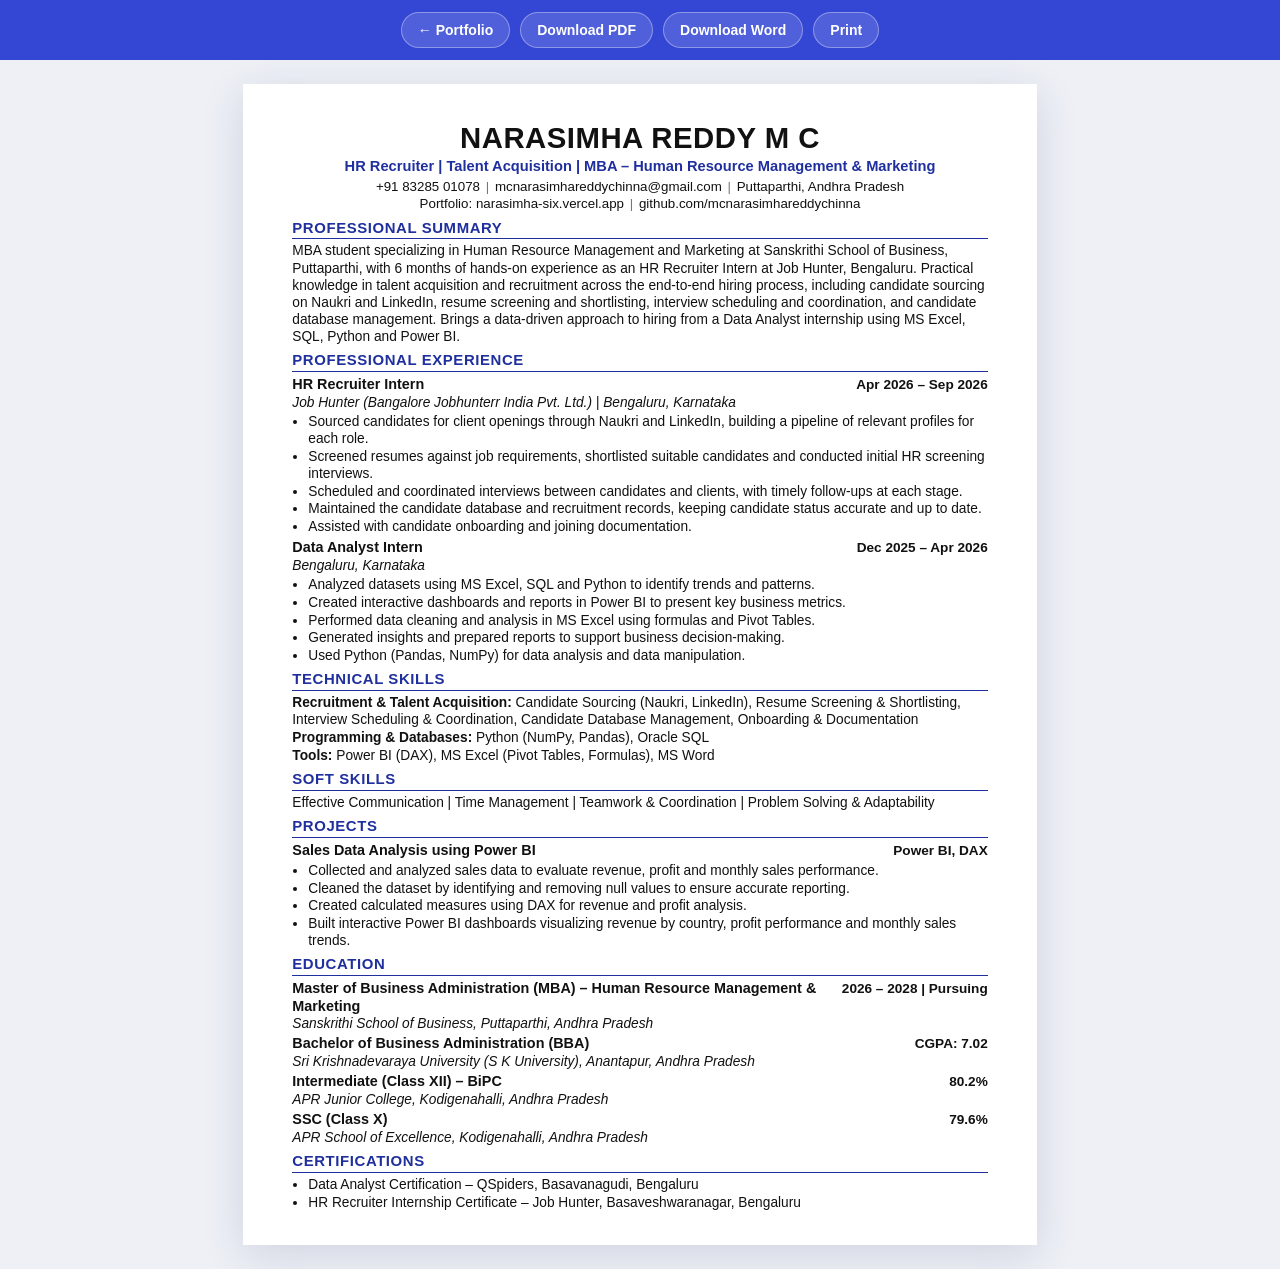
<file: resume.html>
<!doctype html>
<html lang="en">
<head>
<meta charset="utf-8">
<meta name="viewport" content="width=device-width, initial-scale=1">
<title>Narasimha Reddy M C | Resume | HR Recruiter | Talent Acquisition</title>
<meta name="description" content="ATS-friendly resume of Narasimha Reddy M C – MBA (HR & Marketing), HR Recruiter Intern with practical knowledge in talent acquisition and recruitment.">
<meta name="author" content="Narasimha Reddy M C">
<meta name="robots" content="index,follow">
<link rel="icon" href="assets/img/favicon.svg" type="image/svg+xml">
<link rel="apple-touch-icon" href="assets/img/apple-touch-icon.png">
<link rel="manifest" href="manifest.webmanifest">
<link rel="canonical" href="https://narasimha-six.vercel.app/resume">
<meta name="theme-color" content="#3446D4">
<meta name="apple-mobile-web-app-capable" content="yes">
<meta name="apple-mobile-web-app-title" content="Narasimha">
<style>
  @page { size: A4; margin: 10mm 13mm 9mm; }
  * { box-sizing: border-box; }
  html { background: #eef0f6; }
  body { margin: 0; font-family: Calibri, Carlito, "Segoe UI", Arial, sans-serif; color: #111; font-size: 10.3pt; line-height: 1.25; font-variant-ligatures: none; font-feature-settings: "liga" 0, "clig" 0, "dlig" 0; font-kerning: normal; }
  .toolbar { position: sticky; top: 0; z-index: 2; display: flex; gap: 10px; justify-content: center; flex-wrap: wrap; padding: 12px 16px; background: #3446d4; }
  .toolbar a, .toolbar button { font: 600 14px/1 "Segoe UI", Arial, sans-serif; color: #fff; background: rgba(255,255,255,.14); border: 1px solid rgba(255,255,255,.35); border-radius: 999px; padding: 10px 16px; text-decoration: none; cursor: pointer; }
  .toolbar a:hover, .toolbar button:hover { background: rgba(255,255,255,.26); }
  .page { width: 210mm; min-height: 297mm; margin: 24px auto; padding: 10mm 13mm 9mm; background: #fff; box-shadow: 0 10px 40px rgba(30,40,90,.14); }
  header { text-align: center; }
  h1 { margin: 0; font-size: 22pt; letter-spacing: .5px; line-height: 1.1; }
  .headline { margin: 3px 0 4px; font-size: 11pt; font-weight: 700; color: #1f2f9e; }
  .contact { margin: 0; font-size: 10pt; }
  .contact a { color: #111; text-decoration: none; }
  .contact .sep { color: #777; padding: 0 2px; }
  section { margin-top: 6px; }
  h2 { margin: 0 0 3px; padding-bottom: 1px; font-size: 11.2pt; text-transform: uppercase; letter-spacing: .6px; color: #1f2f9e; border-bottom: 1.2px solid #1f2f9e; }
  h3 { margin: 0; font-size: 10.8pt; }
  p { margin: 0; }
  .skill { margin: 1px 0; }
  .item { margin-top: 3px; }
  .item.edu { margin-top: 2px; }
  .row { display: flex; justify-content: space-between; align-items: baseline; gap: 12px; }
  .date { white-space: nowrap; font-weight: 700; font-size: 10.2pt; }
  .org { font-style: italic; }
  ul { margin: 2px 0 0; padding-left: 16px; }
  li { margin: 0.5px 0; }
  @media screen and (max-width: 760px) {
    .page { width: auto; min-height: 0; margin: 12px; padding: 18px 16px; }
    .row { flex-direction: column; gap: 0; }
    .contact { word-break: normal; overflow-wrap: anywhere; }
  }
  @media print {
    html, body { background: #fff; }
    .toolbar { display: none; }
    .page { width: auto; min-height: 0; margin: 0; padding: 0; box-shadow: none; }
    a { color: inherit; }
  }
</style>
</head>
<body>
<nav class="toolbar" aria-label="Resume actions">
  <a href="./">&larr; Portfolio</a>
  <a href="assets/files/Narasimha_Reddy_MC_Resume.pdf" download>Download PDF</a>
  <a href="assets/files/Narasimha_Reddy_MC_Resume.docx" download>Download Word</a>
  <button type="button" onclick="window.print()">Print</button>
</nav>
<main class="page">
<header>
  <h1>NARASIMHA REDDY M C</h1>
  <p class="headline">HR Recruiter | Talent Acquisition | MBA – Human Resource Management &amp; Marketing</p>
  <p class="contact"><a href="tel:+918328501078">+91 83285 01078</a> <span class="sep">|</span> <a href="mailto:mcnarasimhareddychinna@gmail.com">mcnarasimhareddychinna@gmail.com</a> <span class="sep">|</span> <span>Puttaparthi, Andhra Pradesh</span></p>
  <p class="contact"><a href="https://narasimha-six.vercel.app">Portfolio: narasimha-six.vercel.app</a> <span class="sep">|</span> <a href="https://github.com/mcnarasimhareddychinna">github.com/mcnarasimhareddychinna</a></p>
</header>
<section><h2>Professional Summary</h2><p>MBA student specializing in Human Resource Management and Marketing at Sanskrithi School of Business, Puttaparthi, with 6 months of hands-on experience as an HR Recruiter Intern at Job Hunter, Bengaluru. Practical knowledge in talent acquisition and recruitment across the end-to-end hiring process, including candidate sourcing on Naukri and LinkedIn, resume screening and shortlisting, interview scheduling and coordination, and candidate database management. Brings a data-driven approach to hiring from a Data Analyst internship using MS Excel, SQL, Python and Power BI.</p></section><section><h2>Professional Experience</h2><div class="item"><div class="row"><h3>HR Recruiter Intern</h3><span class="date">Apr 2026 – Sep 2026</span></div><p class="org">Job Hunter (Bangalore Jobhunterr India Pvt. Ltd.) | Bengaluru, Karnataka</p><ul><li>Sourced candidates for client openings through Naukri and LinkedIn, building a pipeline of relevant profiles for each role.</li><li>Screened resumes against job requirements, shortlisted suitable candidates and conducted initial HR screening interviews.</li><li>Scheduled and coordinated interviews between candidates and clients, with timely follow-ups at each stage.</li><li>Maintained the candidate database and recruitment records, keeping candidate status accurate and up to date.</li><li>Assisted with candidate onboarding and joining documentation.</li></ul></div><div class="item"><div class="row"><h3>Data Analyst Intern</h3><span class="date">Dec 2025 – Apr 2026</span></div><p class="org">Bengaluru, Karnataka</p><ul><li>Analyzed datasets using MS Excel, SQL and Python to identify trends and patterns.</li><li>Created interactive dashboards and reports in Power BI to present key business metrics.</li><li>Performed data cleaning and analysis in MS Excel using formulas and Pivot Tables.</li><li>Generated insights and prepared reports to support business decision-making.</li><li>Used Python (Pandas, NumPy) for data analysis and data manipulation.</li></ul></div></section><section><h2>Technical Skills</h2><p class="skill"><strong>Recruitment &amp; Talent Acquisition:</strong> Candidate Sourcing (Naukri, LinkedIn), Resume Screening &amp; Shortlisting, Interview Scheduling &amp; Coordination, Candidate Database Management, Onboarding &amp; Documentation</p><p class="skill"><strong>Programming &amp; Databases:</strong> Python (NumPy, Pandas), Oracle SQL</p><p class="skill"><strong>Tools:</strong> Power BI (DAX), MS Excel (Pivot Tables, Formulas), MS Word</p></section><section><h2>Soft Skills</h2><p>Effective Communication | Time Management | Teamwork &amp; Coordination | Problem Solving &amp; Adaptability</p></section><section><h2>Projects</h2><div class="item"><div class="row"><h3>Sales Data Analysis using Power BI</h3><span class="date">Power BI, DAX</span></div><ul><li>Collected and analyzed sales data to evaluate revenue, profit and monthly sales performance.</li><li>Cleaned the dataset by identifying and removing null values to ensure accurate reporting.</li><li>Created calculated measures using DAX for revenue and profit analysis.</li><li>Built interactive Power BI dashboards visualizing revenue by country, profit performance and monthly sales trends.</li></ul></div></section><section><h2>Education</h2><div class="item edu"><div class="row"><h3>Master of Business Administration (MBA) – Human Resource Management &amp; Marketing</h3><span class="date">2026 – 2028 | Pursuing</span></div><p class="org">Sanskrithi School of Business, Puttaparthi, Andhra Pradesh</p></div><div class="item edu"><div class="row"><h3>Bachelor of Business Administration (BBA)</h3><span class="date">CGPA: 7.02</span></div><p class="org">Sri Krishnadevaraya University (S K University), Anantapur, Andhra Pradesh</p></div><div class="item edu"><div class="row"><h3>Intermediate (Class XII) – BiPC</h3><span class="date">80.2%</span></div><p class="org">APR Junior College, Kodigenahalli, Andhra Pradesh</p></div><div class="item edu"><div class="row"><h3>SSC (Class X)</h3><span class="date">79.6%</span></div><p class="org">APR School of Excellence, Kodigenahalli, Andhra Pradesh</p></div></section><section><h2>Certifications</h2><ul><li>Data Analyst Certification – QSpiders, Basavanagudi, Bengaluru</li><li>HR Recruiter Internship Certificate – Job Hunter, Basaveshwaranagar, Bengaluru</li></ul></section>
</main>
<script>
  if ("serviceWorker" in navigator && (location.protocol === "https:" || ["localhost", "127.0.0.1"].includes(location.hostname))) {
    navigator.serviceWorker.register("/sw.js").catch(function () {});
  }
</script>
</body>
</html>
</file>
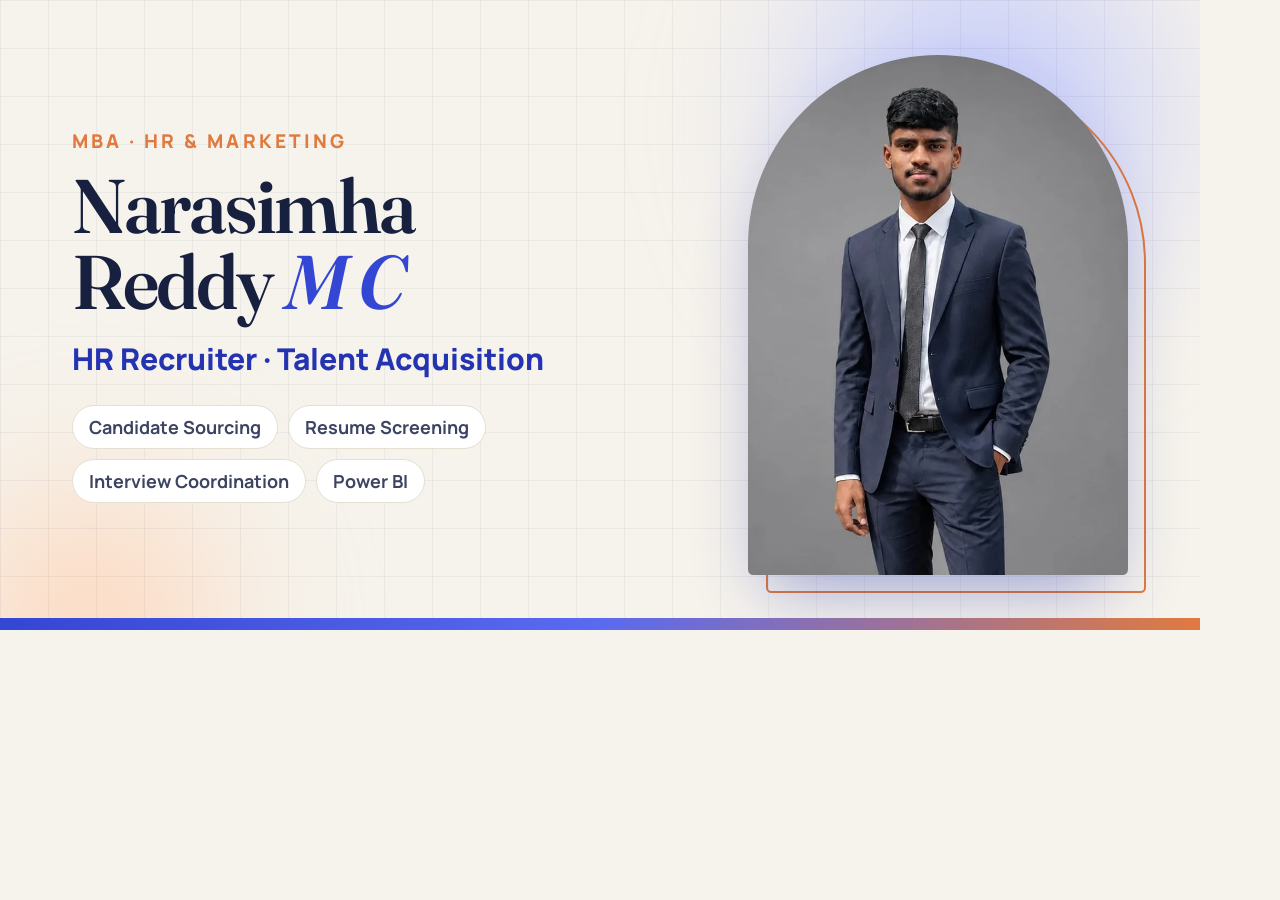
<file: tools/og.html>
<!doctype html>
<html><head><meta charset="utf-8">
<link rel="stylesheet" href="https://fonts.googleapis.com/css2?family=Fraunces:opsz,wght@9..144,600&family=Manrope:wght@600;700;800&display=block">
<style>
  *{box-sizing:border-box} html,body{margin:0;width:1200px;height:630px;overflow:hidden}
  body{font-family:Manrope,Segoe UI,sans-serif;background:#f6f3ec;position:relative;color:#18203f}
  .blob{position:absolute;border-radius:50%;filter:blur(60px)}
  .b1{width:560px;height:560px;right:-60px;top:-160px;background:radial-gradient(circle,#b7c0ff,transparent 65%)}
  .b2{width:420px;height:420px;left:-120px;bottom:-200px;background:radial-gradient(circle,#ffd2b4,transparent 65%)}
  .grid{position:absolute;inset:0;background-image:linear-gradient(rgba(24,32,63,.05) 1px,transparent 1px),linear-gradient(90deg,rgba(24,32,63,.05) 1px,transparent 1px);background-size:48px 48px}
  .wrap{position:absolute;inset:0;display:flex;align-items:center;padding:0 0 0 72px;gap:40px}
  .copy{flex:1;min-width:0}
  .eyebrow{font-weight:800;letter-spacing:.16em;text-transform:uppercase;color:#e07a3f;font-size:19px;margin:0 0 14px}
  h1{font-family:Fraunces,Georgia,serif;font-weight:600;font-size:76px;line-height:1;letter-spacing:-.03em;margin:0 0 18px}
  h1 em{color:#3446d4;font-style:italic;font-weight:600}
  .role{font-size:30px;font-weight:800;margin:0 0 26px;color:#2433b2}
  .tags{display:flex;flex-wrap:wrap;gap:10px;max-width:640px}
  .tags span{padding:9px 16px;border-radius:999px;background:#fff;border:1px solid #e5dfd2;font-weight:700;font-size:18px;color:#3c4461}
  .photo{width:380px;height:520px;border-radius:999px 999px 28px 28px;overflow:hidden;margin-right:72px;flex:none;box-shadow:0 30px 70px -20px rgba(36,51,178,.45);position:relative}
  .photo img{width:100%;height:100%;object-fit:cover;object-position:50% 0}
  .ring{position:absolute;width:380px;height:520px;right:54px;top:73px;border-radius:999px 999px 28px 28px;border:2px solid #e07a3f}
  .bar{position:absolute;left:0;right:0;bottom:0;height:12px;background:linear-gradient(90deg,#3446d4,#5a6af0,#e07a3f)}
</style></head>
<body>
<span class="blob b1"></span><span class="blob b2"></span><span class="grid"></span>
<span class="ring"></span>
<div class="wrap">
  <div class="copy">
    <p class="eyebrow">MBA · HR &amp; Marketing</p>
    <h1>Narasimha<br>Reddy <em>M C</em></h1>
    <p class="role">HR Recruiter · Talent Acquisition</p>
    <div class="tags"><span>Candidate Sourcing</span><span>Resume Screening</span><span>Interview Coordination</span><span>Power BI</span></div>
  </div>
  <div class="photo"><img src="../assets/img/narasimha-portrait.webp" alt=""></div>
</div>
<span class="bar"></span>
</body></html>
</file>
<file: assets/css/styles.css>
/* ==========================================================================
   Narasimha Reddy M C — portfolio
   Warm ivory canvas, indigo (from the navy suit) + saffron + teal accents.
   ========================================================================== */
:root {
  --canvas: #f6f3ec;
  --canvas-2: #efeadf;
  --surface: #ffffff;
  --surface-2: #fbf9f4;
  --line: #e5dfd2;
  --line-2: #d9d2c2;
  --ink: #18203f;
  --text: #3c4461;
  --muted: #6a718d;
  --primary: #3446d4;
  --primary-2: #5a6af0;
  --primary-ink: #2433b2;
  --primary-soft: #e6e9ff;
  --accent: #e07a3f;
  --accent-soft: #fcebdd;
  --teal: #0f9d8f;
  --teal-soft: #dcf3ef;
  --ok: #19a463;
  --radius: 22px;
  --radius-sm: 14px;
  --shadow-sm: 0 1px 2px rgba(24, 32, 63, .06), 0 4px 14px rgba(24, 32, 63, .05);
  --shadow: 0 2px 4px rgba(24, 32, 63, .04), 0 18px 44px -12px rgba(24, 32, 63, .16);
  --shadow-lg: 0 30px 70px -20px rgba(36, 51, 178, .35);
  --font-display: "Fraunces", Georgia, "Times New Roman", serif;
  --font-body: "Manrope", "Segoe UI", system-ui, -apple-system, sans-serif;
  --container: 1180px;
  --gutter: clamp(16px, 4vw, 32px);
  --nav-h: 72px;
  --ease: cubic-bezier(.22, 1, .36, 1);
}

*, *::before, *::after { box-sizing: border-box; }
html { scroll-behavior: smooth; scroll-padding-top: calc(var(--nav-h) + 12px); -webkit-text-size-adjust: 100%; }
body {
  margin: 0;
  font-family: var(--font-body);
  font-size: 16.5px;
  font-weight: 500;
  line-height: 1.65;
  color: var(--text);
  background: var(--canvas);
  overflow-x: hidden;
  -webkit-font-smoothing: antialiased;
  text-rendering: optimizeLegibility;
}
img { max-width: 100%; height: auto; display: block; }
a { color: inherit; }
h1, h2, h3, h4 { color: var(--ink); margin: 0; line-height: 1.15; }
p { margin: 0 0 1em; }
ul, ol { margin: 0; padding: 0; list-style: none; }
button { font: inherit; cursor: pointer; }
:focus-visible { outline: 3px solid var(--primary-2); outline-offset: 3px; border-radius: 8px; }
::selection { background: var(--primary); color: #fff; }

.i { width: 1.15em; height: 1.15em; flex: none; fill: none; stroke: currentColor; stroke-width: 2; stroke-linecap: round; stroke-linejoin: round; }
.container { width: 100%; max-width: var(--container); margin-inline: auto; padding-inline: var(--gutter); }
.skip { position: absolute; left: 12px; top: -60px; z-index: 100; background: var(--primary); color: #fff; padding: 10px 16px; border-radius: 10px; text-decoration: none; font-weight: 700; }
.skip:focus { top: 12px; }

/* progress bar */
.progress { position: fixed; inset: 0 0 auto; height: 3px; z-index: 60; pointer-events: none; }
.progress span { display: block; height: 100%; width: 100%; transform-origin: 0 50%; transform: scaleX(var(--p, 0)); background: linear-gradient(90deg, var(--primary), var(--accent)); }

/* ---------------------------------------------------------------- buttons */
.btn {
  --bg: var(--surface); --fg: var(--ink); --bd: var(--line-2);
  display: inline-flex; align-items: center; justify-content: center; gap: .55em;
  padding: .9em 1.45em; border-radius: 999px; border: 1.5px solid var(--bd);
  background: var(--bg); color: var(--fg); font-weight: 700; font-size: 15.5px; line-height: 1.2;
  text-decoration: none; white-space: nowrap;
  transition: transform .35s var(--ease), box-shadow .35s var(--ease), background .25s, border-color .25s, color .25s;
}
.btn:hover { transform: translateY(-2px); }
.btn:active { transform: translateY(0); }
.btn-primary { --bg: linear-gradient(135deg, var(--primary) 0%, var(--primary-2) 100%); --fg: #fff; --bd: transparent; background: var(--bg); box-shadow: 0 10px 24px -8px rgba(52, 70, 212, .55); }
.btn-primary:hover { box-shadow: 0 16px 34px -10px rgba(52, 70, 212, .65); }
.btn-ghost:hover { border-color: var(--primary); color: var(--primary-ink); }
.btn-ghost .i { transition: transform .35s var(--ease); }
.btn-ghost:hover .i { transform: translateX(3px); }
.btn-sm { padding: .62em 1.1em; font-size: 14.5px; }
.btn-block { width: 100%; }

/* ---------------------------------------------------------------- nav */
.nav { position: sticky; top: 0; z-index: 50; height: var(--nav-h); transition: background .3s, box-shadow .3s, border-color .3s; border-bottom: 1px solid transparent; }
.nav.scrolled { background: rgba(246, 243, 236, .82); backdrop-filter: saturate(1.4) blur(14px); -webkit-backdrop-filter: saturate(1.4) blur(14px); border-color: var(--line); box-shadow: 0 6px 24px -18px rgba(24, 32, 63, .4); }
.nav-inner { height: 100%; display: flex; align-items: center; gap: 24px; }
.brand { display: inline-flex; align-items: center; gap: 10px; text-decoration: none; color: var(--ink); font-weight: 700; letter-spacing: -.01em; }
.brand-mark { display: grid; place-items: center; width: 40px; height: 40px; border-radius: 12px; font-family: var(--font-display); font-weight: 700; font-size: 17px; color: #fff; letter-spacing: .02em; background: linear-gradient(140deg, var(--primary) 0%, var(--primary-2) 60%, var(--accent) 130%); box-shadow: 0 8px 18px -8px rgba(52, 70, 212, .7); }
.brand-text { font-size: 16px; white-space: nowrap; }
.brand-text b { color: var(--primary); }
.nav-links { margin-left: auto; display: flex; gap: 4px; }
.nav-links a { position: relative; padding: 8px 14px; border-radius: 999px; text-decoration: none; color: var(--text); font-weight: 600; font-size: 15px; transition: color .2s, background .2s; }
.nav-links a:hover { color: var(--ink); background: rgba(52, 70, 212, .07); }
.nav-links a.active { color: var(--primary-ink); background: var(--primary-soft); }
.menu-btn { display: none; margin-left: auto; width: 46px; height: 46px; border-radius: 14px; border: 1.5px solid var(--line-2); background: var(--surface); color: var(--ink); align-items: center; justify-content: center; }
.menu-btn .i { width: 22px; height: 22px; }
.menu-btn .i-close, .menu-btn[aria-expanded="true"] .i-open { display: none; }
.menu-btn[aria-expanded="true"] .i-close { display: block; }
.mobile-menu { position: absolute; inset: var(--nav-h) 0 auto; margin: 0 var(--gutter); padding: 10px; border-radius: 20px; background: var(--surface); border: 1px solid var(--line); box-shadow: var(--shadow); display: grid; gap: 2px; animation: drop .35s var(--ease); }
.mobile-menu[hidden] { display: none; }
.mobile-menu a { padding: 13px 16px; border-radius: 12px; text-decoration: none; font-weight: 700; color: var(--ink); }
.mobile-menu a:hover, .mobile-menu a:focus-visible { background: var(--primary-soft); }
@keyframes drop { from { opacity: 0; transform: translateY(-8px); } }

/* ---------------------------------------------------------------- hero */
.hero { position: relative; padding: clamp(24px, 5vw, 56px) 0 clamp(40px, 6vw, 72px); margin-top: calc(var(--nav-h) * -1); padding-top: calc(var(--nav-h) + clamp(24px, 5vw, 56px)); overflow: hidden; isolation: isolate; }
.hero-bg { position: absolute; inset: 0; z-index: -1; pointer-events: none; }
.blob { position: absolute; border-radius: 50%; filter: blur(60px); opacity: .55; animation: float 18s ease-in-out infinite alternate; }
.b1 { width: 520px; height: 520px; right: -120px; top: -80px; background: radial-gradient(circle at 30% 30%, #b7c0ff, transparent 65%); }
.b2 { width: 420px; height: 420px; left: -140px; top: 260px; background: radial-gradient(circle at 50% 50%, #ffd2b4, transparent 65%); animation-duration: 22s; }
.b3 { width: 340px; height: 340px; right: 28%; bottom: -120px; background: radial-gradient(circle at 50% 50%, #bfece4, transparent 65%); animation-duration: 26s; }
@keyframes float { to { transform: translate3d(40px, -30px, 0) scale(1.08); } }
.grid-lines { position: absolute; inset: 0; background-image: linear-gradient(rgba(24, 32, 63, .055) 1px, transparent 1px), linear-gradient(90deg, rgba(24, 32, 63, .055) 1px, transparent 1px); background-size: 56px 56px; mask-image: radial-gradient(ellipse 70% 60% at 50% 35%, #000 20%, transparent 75%); -webkit-mask-image: radial-gradient(ellipse 70% 60% at 50% 35%, #000 20%, transparent 75%); }

.hero-grid { display: grid; grid-template-columns: minmax(0, 1.12fr) minmax(0, .88fr); gap: clamp(32px, 5vw, 72px); align-items: center; }
.status { display: inline-flex; align-items: center; gap: 10px; margin: 0 0 18px; padding: 7px 14px 7px 12px; border-radius: 999px; background: var(--surface); border: 1px solid var(--line); box-shadow: var(--shadow-sm); font-size: 14px; font-weight: 700; color: var(--ink); }
.pulse { position: relative; width: 9px; height: 9px; border-radius: 50%; background: var(--ok); }
.pulse::after { content: ""; position: absolute; inset: -4px; border-radius: 50%; border: 2px solid var(--ok); opacity: 0; animation: ping 2s var(--ease) infinite; }
@keyframes ping { 0% { transform: scale(.6); opacity: .8; } 100% { transform: scale(1.8); opacity: 0; } }
.eyebrow { margin: 0 0 10px; font-size: 13.5px; font-weight: 800; letter-spacing: .16em; text-transform: uppercase; color: var(--accent); }
.hero-title { font-family: var(--font-display); font-weight: 600; font-size: clamp(44px, 7.4vw, 92px); line-height: .98; letter-spacing: -.035em; margin: 0 0 18px; }
.hero-title span { display: block; }
.hero-title em { font-style: italic; font-weight: 500; color: var(--primary); }
.hero-role { display: flex; flex-wrap: wrap; align-items: baseline; gap: .4em; margin: 0 0 18px; font-size: clamp(19px, 2.2vw, 24px); font-weight: 700; color: var(--ink); }
.hero-role .sep { color: var(--line-2); font-weight: 400; }
.rotator { position: relative; display: inline-block; color: var(--primary); min-width: 12ch; }
.rotator-word { display: inline-block; background: linear-gradient(90deg, var(--primary), #7a5af0 60%, var(--accent)); -webkit-background-clip: text; background-clip: text; color: transparent; transition: opacity .35s, transform .45s var(--ease), filter .35s; }
.rotator-word.out { opacity: 0; transform: translateY(-10px); filter: blur(4px); }
.rotator-word.in { opacity: 0; transform: translateY(10px); filter: blur(4px); }
.hero-lead { max-width: 58ch; font-size: clamp(16.5px, 1.4vw, 18px); color: var(--text); margin: 0 0 28px; }
.hero-actions { display: flex; flex-wrap: wrap; gap: 12px; }
.hero-meta { display: flex; flex-wrap: wrap; gap: 10px 22px; margin-top: 26px; font-size: 14.5px; color: var(--muted); font-weight: 600; }
.hero-meta li { display: inline-flex; align-items: center; gap: 8px; }
.hero-meta .i { color: var(--primary); }

/* portrait */
.hero-visual { display: flex; flex-direction: column; align-items: center; gap: 22px; }
.portrait-wrap { position: relative; width: min(420px, calc(100% - 72px)); aspect-ratio: 4 / 5; }
.portrait { position: relative; margin: 0; width: 100%; height: 100%; border-radius: 999px 999px 28px 28px; overflow: hidden; background: #8d8d90; box-shadow: var(--shadow-lg); z-index: 1; }
.portrait img { width: 100%; height: 100%; object-fit: cover; object-position: 50% 0; transform: scale(1.02); transition: transform 1.2s var(--ease); }
.portrait-wrap:hover .portrait img { transform: scale(1.05); }
.arch-outline { position: absolute; inset: 0; border-radius: 999px 999px 28px 28px; border: 1.5px solid var(--accent); transform: translate(18px, 18px); z-index: 0; }
.arch-glow { position: absolute; inset: 8% -8% -6% -8%; border-radius: 50%; background: radial-gradient(closest-side, rgba(90, 106, 240, .35), transparent); filter: blur(30px); z-index: -1; }
.seal { position: absolute; z-index: 2; width: 112px; height: 112px; right: -66px; top: -56px; border-radius: 50%; background: var(--surface); box-shadow: var(--shadow); display: grid; place-items: center; }
.seal-text { position: absolute; inset: 0; width: 100%; height: 100%; animation: spin 22s linear infinite; }
.seal-text text { font: 800 9.6px var(--font-body); letter-spacing: 2.35px; fill: var(--ink); }
.seal-core { width: 46px; height: 46px; border-radius: 50%; display: grid; place-items: center; color: #fff; background: linear-gradient(135deg, var(--primary), var(--primary-2)); }
.seal-core .i { width: 22px; height: 22px; }
@keyframes spin { to { transform: rotate(360deg); } }
.portrait-caption { display: inline-flex; align-items: center; gap: 12px; padding: 12px 18px 12px 12px; border-radius: 18px; background: var(--surface); border: 1px solid var(--line); box-shadow: var(--shadow); margin-left: 18px; }
.portrait-caption b { display: block; color: var(--ink); font-size: 15px; line-height: 1.3; }
.portrait-caption small { display: block; font-size: 13px; color: var(--muted); font-weight: 600; white-space: nowrap; }
.cap-icon { display: grid; place-items: center; width: 42px; height: 42px; border-radius: 12px; background: var(--accent-soft); color: var(--accent); }
.cap-icon .i { width: 22px; height: 22px; }

/* stats */
.stats { margin: clamp(40px, 6vw, 68px) 0 0; display: grid; grid-template-columns: repeat(4, 1fr); background: var(--surface); border: 1px solid var(--line); border-radius: var(--radius); box-shadow: var(--shadow); overflow: hidden; }
.stat { position: relative; padding: 24px 26px; display: flex; flex-direction: column-reverse; gap: 2px; }
.stat + .stat::before { content: ""; position: absolute; left: 0; top: 22%; bottom: 22%; width: 1px; background: var(--line); }
.stat dt { font-size: 14px; color: var(--muted); font-weight: 600; line-height: 1.35; }
.stat dd { margin: 0; font-family: var(--font-display); font-size: clamp(34px, 4vw, 46px); font-weight: 600; color: var(--ink); line-height: 1.05; letter-spacing: -.02em; }
.stat:nth-child(1) dd { color: var(--primary); }
.stat:nth-child(2) dd { color: var(--teal); }
.stat:nth-child(3) dd { color: var(--accent); }

/* ---------------------------------------------------------------- marquee */
.marquee { overflow: hidden; padding: 18px 0; background: linear-gradient(90deg, var(--primary), #4e5ee8 50%, var(--primary-2)); color: #fff; mask-image: linear-gradient(90deg, transparent, #000 6%, #000 94%, transparent); -webkit-mask-image: linear-gradient(90deg, transparent, #000 6%, #000 94%, transparent); }
.marquee-track { display: flex; width: max-content; animation: marquee 42s linear infinite; }
.marquee:hover .marquee-track { animation-play-state: paused; }
.marquee ul { display: flex; flex: none; }
.marquee li { display: inline-flex; align-items: center; gap: 22px; padding-right: 22px; font-family: var(--font-display); font-size: clamp(18px, 2vw, 22px); font-weight: 500; white-space: nowrap; }
.marquee li::after { content: "✦"; font-size: .7em; color: #ffd2b4; }
@keyframes marquee { to { transform: translateX(-50%); } }

/* ---------------------------------------------------------------- sections */
.section { padding: clamp(72px, 10vw, 120px) 0; position: relative; }
.section-tint { background: var(--canvas-2); }
.section-head { max-width: 720px; margin-bottom: clamp(36px, 5vw, 56px); }
.kicker { display: inline-flex; align-items: center; gap: 10px; margin: 0 0 14px; font-size: 13px; font-weight: 800; letter-spacing: .16em; text-transform: uppercase; color: var(--primary); }
.kicker::before { content: ""; width: 26px; height: 2px; border-radius: 2px; background: currentColor; }
.kicker-light { color: #ffd2b4; }
.section-title { font-family: var(--font-display); font-weight: 600; font-size: clamp(32px, 4.4vw, 52px); letter-spacing: -.025em; line-height: 1.08; margin: 0 0 18px; text-wrap: balance; }
.section-title em { font-style: italic; font-weight: 500; color: var(--primary); }
.section-title.light { color: #fff; }
.section-sub { font-size: 17.5px; color: var(--muted); margin: 0; }
.card { background: var(--surface); border: 1px solid var(--line); border-radius: var(--radius); box-shadow: var(--shadow-sm); }
.c-indigo { background: var(--primary-soft); color: var(--primary); }
.c-teal { background: var(--teal-soft); color: var(--teal); }
.c-saffron { background: var(--accent-soft); color: var(--accent); }

/* ---------------------------------------------------------------- about */
.about-grid { display: grid; grid-template-columns: minmax(0, .78fr) minmax(0, 1.22fr); gap: clamp(36px, 6vw, 84px); align-items: center; }
.about-photo { position: relative; }
.about-photo figure { margin: 0; border-radius: 30px; overflow: hidden; background: #8d8d90; box-shadow: var(--shadow); aspect-ratio: 760 / 1033; }
.about-photo img { width: 100%; height: 100%; object-fit: cover; }
.about-contact { margin-top: 16px; display: grid; gap: 8px; }
.about-contact li { display: flex; align-items: center; gap: 10px; padding: 12px 14px; border-radius: 14px; background: var(--surface); border: 1px solid var(--line); font-weight: 600; font-size: 14.5px; min-width: 0; }
.about-contact .i { color: var(--primary); }
.about-contact a { text-decoration: none; color: var(--ink); min-width: 0; overflow-wrap: normal; word-break: normal; }
.about-contact a:hover { color: var(--primary); }
.about-copy > p { font-size: 17.5px; }
.about-copy strong { color: var(--ink); }
.pillars { display: grid; grid-template-columns: repeat(3, 1fr); gap: 20px; margin-top: clamp(40px, 6vw, 64px); }
.pillar { padding: 26px; border-radius: var(--radius); background: var(--surface); border: 1px solid var(--line); box-shadow: var(--shadow-sm); transition: transform .4s var(--ease), box-shadow .4s var(--ease); }
.pillar:hover { transform: translateY(-4px); box-shadow: var(--shadow); }
.pillar h3 { font-size: 18px; margin: 14px 0 6px; }
.pillar p { margin: 0; font-size: 15.5px; color: var(--muted); line-height: 1.6; }
.pillar-icon { display: grid; place-items: center; width: 46px; height: 46px; border-radius: 14px; flex: none; }
.pillar-icon .i { width: 22px; height: 22px; }

/* ---------------------------------------------------------------- experience */
.pipeline { position: relative; display: grid; grid-template-columns: repeat(5, 1fr); gap: 14px; margin-bottom: clamp(40px, 6vw, 64px); counter-reset: s; }
.pipeline::before { content: ""; position: absolute; left: 10%; right: 10%; top: 31px; height: 2px; background: repeating-linear-gradient(90deg, var(--line-2) 0 8px, transparent 8px 14px); }
.pipeline::after { content: ""; position: absolute; left: 10%; right: 10%; top: 31px; height: 2px; background: linear-gradient(90deg, var(--primary), var(--teal), var(--accent)); transform: scaleX(0); transform-origin: 0 50%; transition: transform 1.6s var(--ease) .2s; }
.pipeline.in::after { transform: scaleX(1); }
.pipeline li { position: relative; text-align: center; padding: 0 6px; opacity: 0; transform: translateY(16px); transition: opacity .6s var(--ease), transform .6s var(--ease); transition-delay: calc(var(--i) * .14s + .2s); }
.pipeline.in li { opacity: 1; transform: none; }
.step-icon { position: relative; z-index: 1; display: grid; place-items: center; width: 64px; height: 64px; margin: 0 auto 14px; border-radius: 20px; background: var(--surface); border: 1px solid var(--line); box-shadow: var(--shadow); color: var(--primary); transition: transform .4s var(--ease), background .3s, color .3s; }
.pipeline li:hover .step-icon { transform: translateY(-4px) rotate(-4deg); background: var(--primary); color: #fff; }
.step-icon .i { width: 26px; height: 26px; }
.step-no { display: block; font-size: 12px; font-weight: 800; letter-spacing: .14em; color: var(--accent); }
.pipeline h3 { font-size: 18px; margin: 2px 0 6px; }
.pipeline p { margin: 0; font-size: 14.5px; color: var(--muted); line-height: 1.5; }

.timeline { display: grid; gap: 22px; }
.job { display: grid; grid-template-columns: 214px minmax(0, 1fr); overflow: hidden; transition: box-shadow .4s var(--ease), transform .4s var(--ease); }
.job:hover { box-shadow: var(--shadow); transform: translateY(-3px); }
.job-side { padding: 28px 24px; background: linear-gradient(160deg, var(--surface-2), var(--canvas)); border-right: 1px solid var(--line); display: flex; flex-direction: column; gap: 8px; }
.job-dates { font-weight: 800; color: var(--ink); font-size: 15px; line-height: 1.35; white-space: nowrap; }
.job-duration { align-self: flex-start; padding: 4px 10px; border-radius: 999px; background: var(--accent-soft); color: #b85a22; font-size: 12.5px; font-weight: 800; letter-spacing: .02em; }
.job-main { padding: 28px clamp(20px, 3vw, 34px); }
.job-head { display: flex; gap: 16px; align-items: center; margin-bottom: 16px; }
.job-logo { display: grid; place-items: center; width: 52px; height: 52px; border-radius: 16px; flex: none; }
.job-logo .i { width: 24px; height: 24px; }
.job h3 { font-size: 22px; font-family: var(--font-display); font-weight: 600; letter-spacing: -.01em; }
.job-org { margin: 4px 0 0; font-weight: 700; color: var(--primary-ink); font-size: 15px; }
.job-org span { color: var(--muted); font-weight: 600; }
.ticks { display: grid; gap: 10px; margin-bottom: 18px; }
.ticks li { position: relative; padding-left: 30px; font-size: 16px; line-height: 1.6; }
.ticks li::before { content: ""; position: absolute; left: 0; top: .32em; width: 18px; height: 18px; border-radius: 6px; background: var(--primary-soft) url("data:image/svg+xml,%3Csvg xmlns='http://www.w3.org/2000/svg' viewBox='0 0 24 24' fill='none' stroke='%233446d4' stroke-width='3' stroke-linecap='round' stroke-linejoin='round'%3E%3Cpath d='M20 6 9 17l-5-5'/%3E%3C/svg%3E") center / 12px no-repeat; }
.ticks b { color: var(--ink); font-weight: 700; }
.tags { display: flex; flex-wrap: wrap; gap: 8px; }
.tags li { padding: 6px 12px; border-radius: 999px; background: var(--canvas); border: 1px solid var(--line); font-size: 13px; font-weight: 700; color: var(--text); }
.tags-soft li { background: var(--primary-soft); border-color: transparent; color: var(--primary-ink); }

/* ---------------------------------------------------------------- skills */
.skills-grid { display: grid; grid-template-columns: repeat(3, 1fr); gap: 20px; }
.skill-card { position: relative; padding: 28px; overflow: hidden; transition: transform .4s var(--ease), box-shadow .4s var(--ease); }
.skill-card:hover { transform: translateY(-4px); box-shadow: var(--shadow); }
.spot::before { content: ""; position: absolute; inset: 0; background: radial-gradient(420px circle at var(--mx, 50%) var(--my, -40%), rgba(90, 106, 240, .1), transparent 45%); opacity: 0; transition: opacity .3s; pointer-events: none; }
.spot:hover::before { opacity: 1; }
.skill-card header { display: flex; gap: 14px; align-items: center; margin-bottom: 22px; }
.skill-type { margin: 0 0 2px; font-size: 12px; font-weight: 800; letter-spacing: .14em; text-transform: uppercase; color: var(--muted); }
.skill-card h3 { font-size: 19px; line-height: 1.25; }
.skill-list { display: grid; gap: 4px; }
.skill-list li { display: flex; gap: 14px; align-items: flex-start; padding: 12px; margin: 0 -12px; border-radius: 14px; transition: background .25s; }
.skill-list li:hover { background: var(--canvas); }
.skill-list .i { margin-top: 3px; color: var(--primary); width: 20px; height: 20px; }
.skill-card:nth-child(3) .skill-list .i { color: var(--accent); }
.skill-list b { display: block; color: var(--ink); font-size: 15.5px; line-height: 1.35; }
.skill-list small { display: block; color: var(--muted); font-size: 13.5px; font-weight: 600; margin-top: 2px; }
.skill-rows { display: grid; gap: 18px; }
.row-label { display: block; font-size: 13px; font-weight: 800; color: var(--muted); margin-bottom: 8px; letter-spacing: .04em; }
.chips { display: flex; flex-wrap: wrap; gap: 8px; }
.chips li { padding: 8px 14px; border-radius: 12px; background: var(--teal-soft); color: #0b6f65; font-weight: 800; font-size: 14px; transition: transform .25s var(--ease); }
.chips li:hover { transform: translateY(-2px); }
.chips-sm li { padding: 4px 10px; font-size: 12.5px; border-radius: 8px; background: var(--canvas); color: var(--text); border: 1px solid var(--line); }

/* ---------------------------------------------------------------- project */
.project-grid { display: grid; grid-template-columns: minmax(0, .92fr) minmax(0, 1.08fr); gap: clamp(36px, 5vw, 70px); align-items: center; }
.project-copy > p { font-size: 17.5px; }
.steps { display: grid; gap: 4px; margin: 24px 0; }
.steps li { display: flex; gap: 14px; align-items: flex-start; padding: 12px 14px; border-radius: 16px; transition: background .25s; }
.steps li:hover { background: var(--surface); }
.s-ico { display: grid; place-items: center; width: 40px; height: 40px; border-radius: 12px; background: var(--surface); border: 1px solid var(--line); color: var(--primary); flex: none; }
.steps b { color: var(--ink); font-size: 16px; }
.steps p { margin: 2px 0 0; font-size: 15px; color: var(--muted); }

.dash { margin: 0; border-radius: 24px; background: var(--surface); border: 1px solid var(--line); box-shadow: var(--shadow-lg); overflow: hidden; transform: perspective(1400px) rotateY(-4deg) rotateX(2deg); transition: transform .8s var(--ease); }
.dash:hover { transform: none; }
.dash-bar { display: flex; align-items: center; gap: 12px; padding: 14px 18px; border-bottom: 1px solid var(--line); background: var(--surface-2); }
.dots { display: flex; gap: 6px; }
.dots i { width: 10px; height: 10px; border-radius: 50%; background: #f1b2a0; }
.dots i:nth-child(2) { background: #f3d58f; }
.dots i:nth-child(3) { background: #a9dcc0; }
.dash-title { font-weight: 800; color: var(--ink); font-size: 14.5px; }
.dash-badge { margin-left: auto; padding: 4px 10px; border-radius: 999px; background: var(--accent-soft); color: #b85a22; font-size: 11.5px; font-weight: 800; white-space: nowrap; }
.dash-body { display: grid; grid-template-columns: 1.1fr .9fr; gap: 14px; padding: 18px; background: linear-gradient(180deg, #f8f8fd, #f3f4fb); }
.kpis { grid-column: 1 / -1; display: grid; grid-template-columns: repeat(3, 1fr); gap: 12px; }
.kpi { padding: 14px; border-radius: 14px; background: #fff; border: 1px solid #e7e8f3; }
.kpi span { display: block; font-size: 12px; font-weight: 700; color: var(--muted); }
.kpi b { display: block; font-family: var(--font-display); font-size: clamp(20px, 2.2vw, 26px); color: var(--ink); line-height: 1.2; margin: 2px 0; }
.kpi i { font-style: normal; font-size: 12px; font-weight: 800; }
.kpi .up { color: var(--ok); }
.kpi .down { color: #d24b3e; }
.panel { padding: 14px; border-radius: 14px; background: #fff; border: 1px solid #e7e8f3; }
.panel h4 { font-size: 13px; font-weight: 800; color: var(--ink); margin-bottom: 12px; font-family: var(--font-body); }
.panel-trend { grid-column: 1 / -1; }
.hbars { display: grid; gap: 9px; }
.hbars li { display: grid; grid-template-columns: 62px 1fr; gap: 10px; align-items: center; font-size: 12px; font-weight: 700; color: var(--muted); }
.hbars i { display: block; height: 12px; border-radius: 6px; background: linear-gradient(90deg, var(--primary), var(--primary-2)); width: var(--w); transform: scaleX(0); transform-origin: 0 50%; transition: transform 1.1s var(--ease); }
.hbars li:nth-child(2) i { transition-delay: .08s; } .hbars li:nth-child(3) i { transition-delay: .16s; } .hbars li:nth-child(4) i { transition-delay: .24s; } .hbars li:nth-child(5) i { transition-delay: .32s; }
.dash.in .hbars i { transform: scaleX(1); }
.vbars { height: 128px; display: flex; align-items: flex-end; gap: 8px; padding-top: 6px; border-bottom: 1px solid #e7e8f3; }
.vbars i { flex: 1; height: var(--h); border-radius: 6px 6px 2px 2px; background: linear-gradient(180deg, var(--teal), #5cc8bb); transform: scaleY(0); transform-origin: 50% 100%; transition: transform 1s var(--ease); }
.vbars i:nth-child(odd) { background: linear-gradient(180deg, var(--accent), #f0a676); }
.vbars i:nth-child(2) { transition-delay: .07s; } .vbars i:nth-child(3) { transition-delay: .14s; } .vbars i:nth-child(4) { transition-delay: .21s; } .vbars i:nth-child(5) { transition-delay: .28s; } .vbars i:nth-child(6) { transition-delay: .35s; }
.dash.in .vbars i { transform: scaleY(1); }
.trend { width: 100%; height: 110px; display: block; overflow: visible; }
.trend-line { stroke-dasharray: 1; stroke-dashoffset: 1; transition: stroke-dashoffset 1.8s var(--ease) .3s; }
.trend-area { opacity: 0; transition: opacity 1s ease 1s; }
.dash.in .trend-line { stroke-dashoffset: 0; }
.dash.in .trend-area { opacity: 1; }
.months { display: flex; justify-content: space-between; font-size: 11px; font-weight: 700; color: var(--muted); margin-top: 6px; }
.dash figcaption { padding: 12px 18px 16px; font-size: 12.5px; color: var(--muted); border-top: 1px solid var(--line); background: var(--surface); line-height: 1.5; }

/* ---------------------------------------------------------------- education */
.edu-grid { display: grid; grid-template-columns: minmax(0, 1.25fr) minmax(0, .75fr); gap: clamp(24px, 4vw, 44px); align-items: start; }
.edu-list { display: grid; gap: 16px; position: relative; }
.edu { position: relative; padding: 24px 26px; transition: transform .4s var(--ease), box-shadow .4s var(--ease); }
.edu:hover { transform: translateX(4px); box-shadow: var(--shadow); }
.edu h3 { font-size: 19px; line-height: 1.3; padding-right: 92px; }
.edu.featured { padding: 30px; background: linear-gradient(140deg, #ffffff 30%, #eef0ff); border-color: #d4d9ff; }
.edu.featured h3 { font-family: var(--font-display); font-size: clamp(22px, 2.4vw, 27px); font-weight: 600; padding-right: 0; }
.edu-badge { position: absolute; top: 22px; right: 22px; padding: 5px 12px; border-radius: 999px; font-size: 12px; font-weight: 800; letter-spacing: .04em; color: #fff; background: linear-gradient(135deg, var(--accent), #f0a03f); }
.edu-years { display: block; font-weight: 800; color: var(--accent); font-size: 14px; letter-spacing: .04em; margin-bottom: 6px; }
.edu-spec { margin: 6px 0 4px; font-weight: 700; color: var(--primary-ink); font-size: 17px; }
.edu-school { display: flex; gap: 8px; align-items: flex-start; margin: 8px 0 0; color: var(--muted); font-weight: 600; font-size: 15px; }
.edu-school .i { margin-top: 3px; color: var(--primary); }
.edu.featured .tags { margin-top: 16px; }
.edu-score { position: absolute; top: 22px; right: 22px; padding: 6px 12px; border-radius: 12px; background: var(--teal-soft); color: #0b6f65; font-size: 13px; font-weight: 700; }
.edu-score b { font-size: 16px; font-weight: 800; }
.certs { display: grid; gap: 16px; }
.certs-title { font-family: var(--font-display); font-size: 24px; font-weight: 600; margin-bottom: 2px; }
.cert { display: flex; gap: 16px; padding: 22px; align-items: flex-start; transition: transform .4s var(--ease), box-shadow .4s var(--ease); }
.cert:hover { transform: translateY(-3px); box-shadow: var(--shadow); }
.cert-ribbon { display: grid; place-items: center; width: 50px; height: 50px; border-radius: 16px; flex: none; }
.cert-ribbon .i { width: 24px; height: 24px; }
.cert h4 { font-size: 18px; margin-bottom: 4px; }
.cert p { margin: 0 0 12px; color: var(--muted); font-weight: 600; font-size: 14.5px; }

/* ---------------------------------------------------------------- resume */
.resume-grid { display: grid; grid-template-columns: minmax(0, .8fr) minmax(0, 1.2fr); gap: clamp(36px, 6vw, 84px); align-items: center; }
.resume-thumb { position: relative; display: block; border-radius: 18px; overflow: hidden; background: #fff; border: 1px solid var(--line); box-shadow: var(--shadow-lg); transform: rotate(-2.2deg); transition: transform .6s var(--ease); max-width: 440px; margin-inline: auto; }
.resume-thumb:hover { transform: rotate(0) translateY(-6px); }
.resume-thumb::after { content: ""; position: absolute; inset: 55% 0 0; background: linear-gradient(transparent, rgba(24, 32, 63, .45)); opacity: 0; transition: opacity .35s; }
.resume-thumb:hover::after, .resume-thumb:focus-visible::after { opacity: 1; }
.resume-open { position: absolute; left: 50%; bottom: 18px; z-index: 1; transform: translate(-50%, 10px); display: inline-flex; align-items: center; gap: 8px; padding: 10px 16px; border-radius: 999px; background: #fff; color: var(--ink); font-weight: 800; font-size: 14px; opacity: 0; transition: opacity .35s, transform .35s var(--ease); white-space: nowrap; }
.resume-thumb:hover .resume-open, .resume-thumb:focus-visible .resume-open { opacity: 1; transform: translate(-50%, 0); }
.resume-copy > p { font-size: 17.5px; }
.ats-list { display: grid; gap: 10px; margin: 22px 0 28px; }
.ats-list li { display: flex; gap: 12px; align-items: flex-start; font-weight: 600; color: var(--ink); }
.ats-list .i { flex: none; margin-top: 2px; width: 22px; height: 22px; padding: 4px; border-radius: 50%; background: var(--teal); color: #fff; stroke-width: 3; }

/* ---------------------------------------------------------------- contact */
.contact { position: relative; isolation: isolate; overflow: hidden; padding: clamp(72px, 10vw, 120px) 0; background: linear-gradient(135deg, #3242cf 0%, #4152e0 45%, #5a5fe6 100%); color: #e8ebff; }
.contact-bg { position: absolute; inset: 0; z-index: -1; pointer-events: none; }
.b4 { width: 460px; height: 460px; right: -120px; top: -140px; background: radial-gradient(circle, rgba(255, 210, 180, .55), transparent 65%); }
.b5 { width: 520px; height: 520px; left: -180px; bottom: -220px; background: radial-gradient(circle, rgba(120, 220, 205, .45), transparent 65%); animation-duration: 24s; }
.contact-grid { display: grid; grid-template-columns: minmax(0, 1.05fr) minmax(0, .95fr); gap: clamp(36px, 6vw, 72px); align-items: center; }
.contact-lead { font-size: 18px; color: #dfe3ff; max-width: 52ch; }
.contact-list { display: grid; gap: 12px; margin-top: 28px; }
.contact-list li { display: flex; align-items: center; gap: 14px; padding: 14px 16px; border-radius: 18px; background: rgba(255, 255, 255, .1); border: 1px solid rgba(255, 255, 255, .18); backdrop-filter: blur(6px); min-width: 0; transition: background .25s; }
.contact-list li:hover { background: rgba(255, 255, 255, .16); }
.c-ico { display: grid; place-items: center; width: 44px; height: 44px; border-radius: 14px; background: #fff; color: var(--primary); flex: none; }
.c-ico .i { width: 20px; height: 20px; }
.c-text { min-width: 0; display: flex; flex-direction: column; }
.c-text small { font-size: 12px; font-weight: 800; letter-spacing: .12em; text-transform: uppercase; color: #c3c9ff; }
.c-text a, .c-text span { color: #fff; font-weight: 700; text-decoration: none; font-size: 16px; overflow-wrap: normal; word-break: normal; }
.c-text a:hover { text-decoration: underline; text-underline-offset: 3px; }
.c-text .email { font-size: clamp(13.5px, 3.6vw, 16px); white-space: nowrap; }
.copy-btn { margin-left: auto; display: grid; place-items: center; width: 40px; height: 40px; border-radius: 12px; border: 1px solid rgba(255, 255, 255, .3); background: rgba(255, 255, 255, .1); color: #fff; flex: none; transition: background .2s; }
.copy-btn:hover { background: rgba(255, 255, 255, .22); }
.contact-form { padding: clamp(24px, 3.4vw, 36px); color: var(--text); box-shadow: 0 40px 80px -30px rgba(10, 16, 70, .55); border: 0; }
.contact-form h3 { font-family: var(--font-display); font-size: 26px; font-weight: 600; }
.form-note { margin: 6px 0 20px; font-size: 14.5px; color: var(--muted); }
.contact-form label { display: grid; gap: 6px; margin-bottom: 14px; font-weight: 700; font-size: 14px; color: var(--ink); }
.contact-form input, .contact-form textarea { width: 100%; font: inherit; font-size: 16px; color: var(--ink); padding: 13px 14px; border-radius: 14px; border: 1.5px solid var(--line-2); background: var(--surface-2); transition: border-color .2s, box-shadow .2s, background .2s; resize: vertical; }
.contact-form input:focus, .contact-form textarea:focus { outline: none; border-color: var(--primary); background: #fff; box-shadow: 0 0 0 4px rgba(52, 70, 212, .14); }
.form-error { margin: -4px 0 12px; color: #c0392b; font-weight: 700; font-size: 14px; }

/* ---------------------------------------------------------------- footer */
.footer { padding: 28px 0; background: var(--canvas); border-top: 1px solid var(--line); }
.footer-inner { display: flex; align-items: center; justify-content: space-between; gap: 16px 24px; flex-wrap: wrap; }
.footer p { margin: 0; font-size: 14px; color: var(--muted); font-weight: 600; }
.to-top { display: inline-flex; align-items: center; gap: 6px; padding: 10px 4px; min-height: 44px; font-weight: 800; font-size: 14px; color: var(--primary-ink); text-decoration: none; }
.to-top .i { transform: rotate(-45deg); }

/* ---------------------------------------------------------------- install app */
.nav-install { margin-right: -10px; }
.nav-install[hidden], .menu-install[hidden], .footer-install[hidden] { display: none !important; }
.menu-install { display: flex; align-items: center; gap: 10px; margin-top: 6px; padding: 13px 16px; border: 0; border-radius: 12px; background: var(--primary-soft); color: var(--primary-ink); font-weight: 800; font-size: 16px; text-align: left; }
.menu-install .i { width: 20px; height: 20px; }
.footer-links { display: flex; align-items: center; gap: 8px 18px; flex-wrap: wrap; justify-content: center; }
.footer-install { display: inline-flex; align-items: center; gap: 8px; min-height: 44px; padding: 8px 14px; border-radius: 999px; border: 1.5px solid var(--line-2); background: var(--surface); color: var(--ink); font-weight: 800; font-size: 14px; }
.footer-install:hover { border-color: var(--primary); color: var(--primary-ink); }
.install-card { position: fixed; z-index: 70; right: 24px; bottom: 24px; width: min(410px, calc(100% - 32px)); display: grid; grid-template-columns: 56px minmax(0, 1fr); gap: 14px; padding: 20px 20px 18px; border-radius: 22px; background: var(--surface); border: 1px solid var(--line); box-shadow: 0 30px 70px -20px rgba(36, 51, 178, .45), 0 2px 6px rgba(24, 32, 63, .08); animation: install-in .5s var(--ease); }
.install-card[hidden] { display: none; }
@keyframes install-in { from { opacity: 0; transform: translateY(24px); } }
.install-icon { width: 56px; height: 56px; border-radius: 14px; box-shadow: 0 8px 18px -8px rgba(52, 70, 212, .7); }
.install-close { position: absolute; top: 8px; right: 8px; display: grid; place-items: center; width: 40px; height: 40px; border: 0; border-radius: 12px; background: transparent; color: var(--muted); }
.install-close:hover { background: var(--canvas); color: var(--ink); }
.install-kicker { margin: 0 0 2px; padding-right: 34px; font-size: 11.5px; font-weight: 800; letter-spacing: .1em; text-transform: uppercase; color: var(--teal); }
.install-card h2 { margin: 0 0 6px; padding-right: 30px; font-family: var(--font-display); font-weight: 600; font-size: 19px; line-height: 1.25; }
.install-text { margin: 0 0 14px; font-size: 14.5px; color: var(--muted); line-height: 1.5; }
.install-ios { display: grid; gap: 8px; margin: 0 0 14px; }
.install-ios[hidden] { display: none; }
.install-ios li { display: flex; align-items: center; gap: 10px; font-size: 14.5px; color: var(--ink); }
.ios-ico { display: grid; place-items: center; width: 30px; height: 30px; border-radius: 9px; background: var(--primary-soft); color: var(--primary); flex: none; }
.ios-ico .i { width: 17px; height: 17px; }
.install-actions { display: flex; flex-wrap: wrap; gap: 8px; }
.install-actions .btn { min-height: 42px; }
.install-card.ios [data-install-confirm] { display: none; }
@media (max-width: 960px) { .nav-install { display: none !important; } }
@media (max-width: 520px) {
  .install-card { left: 12px; right: 12px; bottom: calc(12px + env(safe-area-inset-bottom)); width: auto; grid-template-columns: 48px minmax(0, 1fr); gap: 12px; padding: 16px 16px 14px; }
  .install-icon { width: 48px; height: 48px; border-radius: 12px; }
  .install-actions .btn { flex: 1 1 auto; }
}
@media print { .install-card { display: none !important; } }

/* toast */
.toast { position: fixed; left: 50%; bottom: 24px; z-index: 80; transform: translateX(-50%); padding: 12px 18px; border-radius: 999px; background: var(--primary-ink); color: #fff; font-weight: 700; font-size: 14.5px; box-shadow: var(--shadow-lg); animation: toast .35s var(--ease); }
@keyframes toast { from { opacity: 0; transform: translate(-50%, 10px); } }

/* ---------------------------------------------------------------- reveal */
[data-reveal] { opacity: 0; }
[data-reveal].in { animation: reveal .9s var(--ease) var(--d, 0s) both; }
@keyframes reveal { from { opacity: 0; translate: 0 26px; } to { opacity: 1; translate: 0 0; } }
.no-js [data-reveal] { opacity: 1; }
.no-js .pipeline li { opacity: 1; transform: none; }
.no-js .hbars i, .no-js .vbars i { transform: none; }
.no-js .trend-line { stroke-dashoffset: 0; }
.no-js .trend-area { opacity: 1; }

/* ---------------------------------------------------------------- responsive */
@media (max-width: 1080px) {
  .nav-links a { padding: 8px 10px; font-size: 14.5px; }
  .skills-grid { grid-template-columns: 1fr 1fr; }
  .skills-grid .skill-card:nth-child(3) { grid-column: 1 / -1; }
  .skills-grid .skill-card:nth-child(3) .skill-list { grid-template-columns: 1fr 1fr; column-gap: 24px; }
}
@media (max-width: 960px) {
  .nav-links, .nav-cta { display: none; }
  .menu-btn { display: inline-flex; }
  .hero-grid { grid-template-columns: 1fr; }
  .hero-copy { order: 2; }
  .hero-visual { order: 1; margin-top: 8px; }
  .portrait-wrap { width: min(320px, calc(100% - 72px)); }
  .seal { width: 92px; height: 92px; right: -50px; top: -40px; }
  .seal-text text { font-size: 9.6px; }
  .seal-core { width: 38px; height: 38px; }
  .stats { grid-template-columns: repeat(2, 1fr); }
  .stat:nth-child(3)::before { display: none; }
  .stat:nth-child(n+3) { border-top: 1px solid var(--line); }
  .about-grid { grid-template-columns: 1fr; }
  .about-photo { position: static; width: 100%; max-width: 440px; margin-inline: auto; }
  .pillars { grid-template-columns: 1fr; }
  .pillar { display: grid; grid-template-columns: auto 1fr; column-gap: 16px; align-items: start; }
  .pillar .pillar-icon { grid-row: span 2; }
  .pillar h3 { margin: 2px 0 4px; }
  .pipeline { grid-template-columns: 1fr; gap: 0; max-width: 560px; }
  .pipeline::before, .pipeline::after { left: 31px; right: auto; top: 32px; bottom: 32px; width: 2px; height: auto; }
  .pipeline::before { background: repeating-linear-gradient(180deg, var(--line-2) 0 8px, transparent 8px 14px); }
  .pipeline::after { background: linear-gradient(180deg, var(--primary), var(--teal), var(--accent)); transform: scaleY(0); transform-origin: 50% 0; }
  .pipeline.in::after { transform: scaleY(1); }
  .pipeline li { display: grid; grid-template-columns: 64px 1fr; column-gap: 18px; text-align: left; padding: 0 0 22px; }
  .pipeline li:last-child { padding-bottom: 0; }
  .step-icon { grid-row: span 3; margin: 0; }
  .step-no { margin-top: 6px; }
  .project-grid, .edu-grid, .resume-grid, .contact-grid { grid-template-columns: 1fr; }
  .dash { transform: none; }
  .resume-thumb { max-width: 360px; }
}
@media (max-width: 720px) {
  body { font-size: 16px; }
  .skills-grid { grid-template-columns: 1fr; }
  .skills-grid .skill-card:nth-child(3) .skill-list { grid-template-columns: 1fr; }
  .job { grid-template-columns: 1fr; }
  .job-side { flex-direction: row; align-items: center; justify-content: space-between; padding: 14px 20px; border-right: 0; border-bottom: 1px solid var(--line); }
  .job-main { padding: 22px 20px; }
  .job h3 { font-size: 20px; }
  .dash-body { grid-template-columns: 1fr; padding: 12px; gap: 10px; }
  .kpis { gap: 8px; }
  .kpi { padding: 10px; }
  .kpi span { font-size: 11px; }
  .dash-bar { flex-wrap: wrap; gap: 8px 12px; }
  .dash-badge { margin-left: 0; }
  .edu { padding: 20px; }
  .edu h3 { padding-right: 0; }
  .edu-score { position: static; display: inline-block; margin-bottom: 10px; }
  .edu.featured { padding: 22px 20px; }
  .edu-badge { top: 18px; right: 18px; }
  .contact-list li { padding: 12px; gap: 12px; }
  .portrait-caption { display: none; }
  .hero-visual { gap: 0; }
  .job-head { align-items: flex-start; gap: 14px; }
  .job-logo { width: 42px; height: 42px; border-radius: 13px; }
  .job-logo .i { width: 20px; height: 20px; }
  .about-photo { max-width: none; }
  .about-photo figure { max-width: 340px; margin-inline: auto; }
  .about-contact { max-width: 340px; margin-inline: auto; }
  .section-head { margin-bottom: 32px; }
  .c-ico { width: 40px; height: 40px; }
  .copy-btn { width: 36px; height: 36px; }
}
@media (max-width: 520px) {
  .brand-text { font-size: 15px; }
  .hero-actions .btn { flex: 1 1 100%; }
  .portrait-wrap { width: min(260px, calc(100% - 64px)); }
  .status { font-size: 13px; padding: 6px 12px 6px 10px; }
  .eyebrow { font-size: 12px; letter-spacing: .12em; }
  .hero-role { font-size: 18px; }
  .copy-btn { display: none; }
  .section { padding: 64px 0; }
  .contact { padding: 64px 0; }
  .marquee { padding: 14px 0; }
  .stats { grid-template-columns: 1fr 1fr; }
  .stat { padding: 18px 16px; }
  .stat dt { font-size: 13px; }
  .portrait-caption { margin-left: 0; }
  .seal { right: -34px; top: -30px; width: 80px; height: 80px; }
  .seal-text text { font-size: 10.5px; letter-spacing: 1.6px; }
  .seal-core { width: 32px; height: 32px; }
  .seal-core .i { width: 17px; height: 17px; }
  .footer-inner { flex-direction: column; text-align: center; }
}
@media (max-width: 380px) {
  .brand-text { font-size: 14px; }
  .c-text .email { font-size: 13px; }
}
@media (max-width: 330px) {
  .brand-text { display: none; }
}

@media (prefers-reduced-motion: reduce) {
  html { scroll-behavior: auto; }
  *, *::before, *::after { animation-duration: .001ms !important; animation-iteration-count: 1 !important; transition-duration: .001ms !important; transition-delay: 0s !important; }
  .marquee-track { animation: none; }
  [data-reveal], [data-reveal].in { opacity: 1 !important; animation: none !important; }
}

@media print {
  .nav, .progress, .marquee, .contact-form, .hero-bg, .seal { display: none !important; }
  [data-reveal] { opacity: 1 !important; transform: none !important; }
}
</file>
